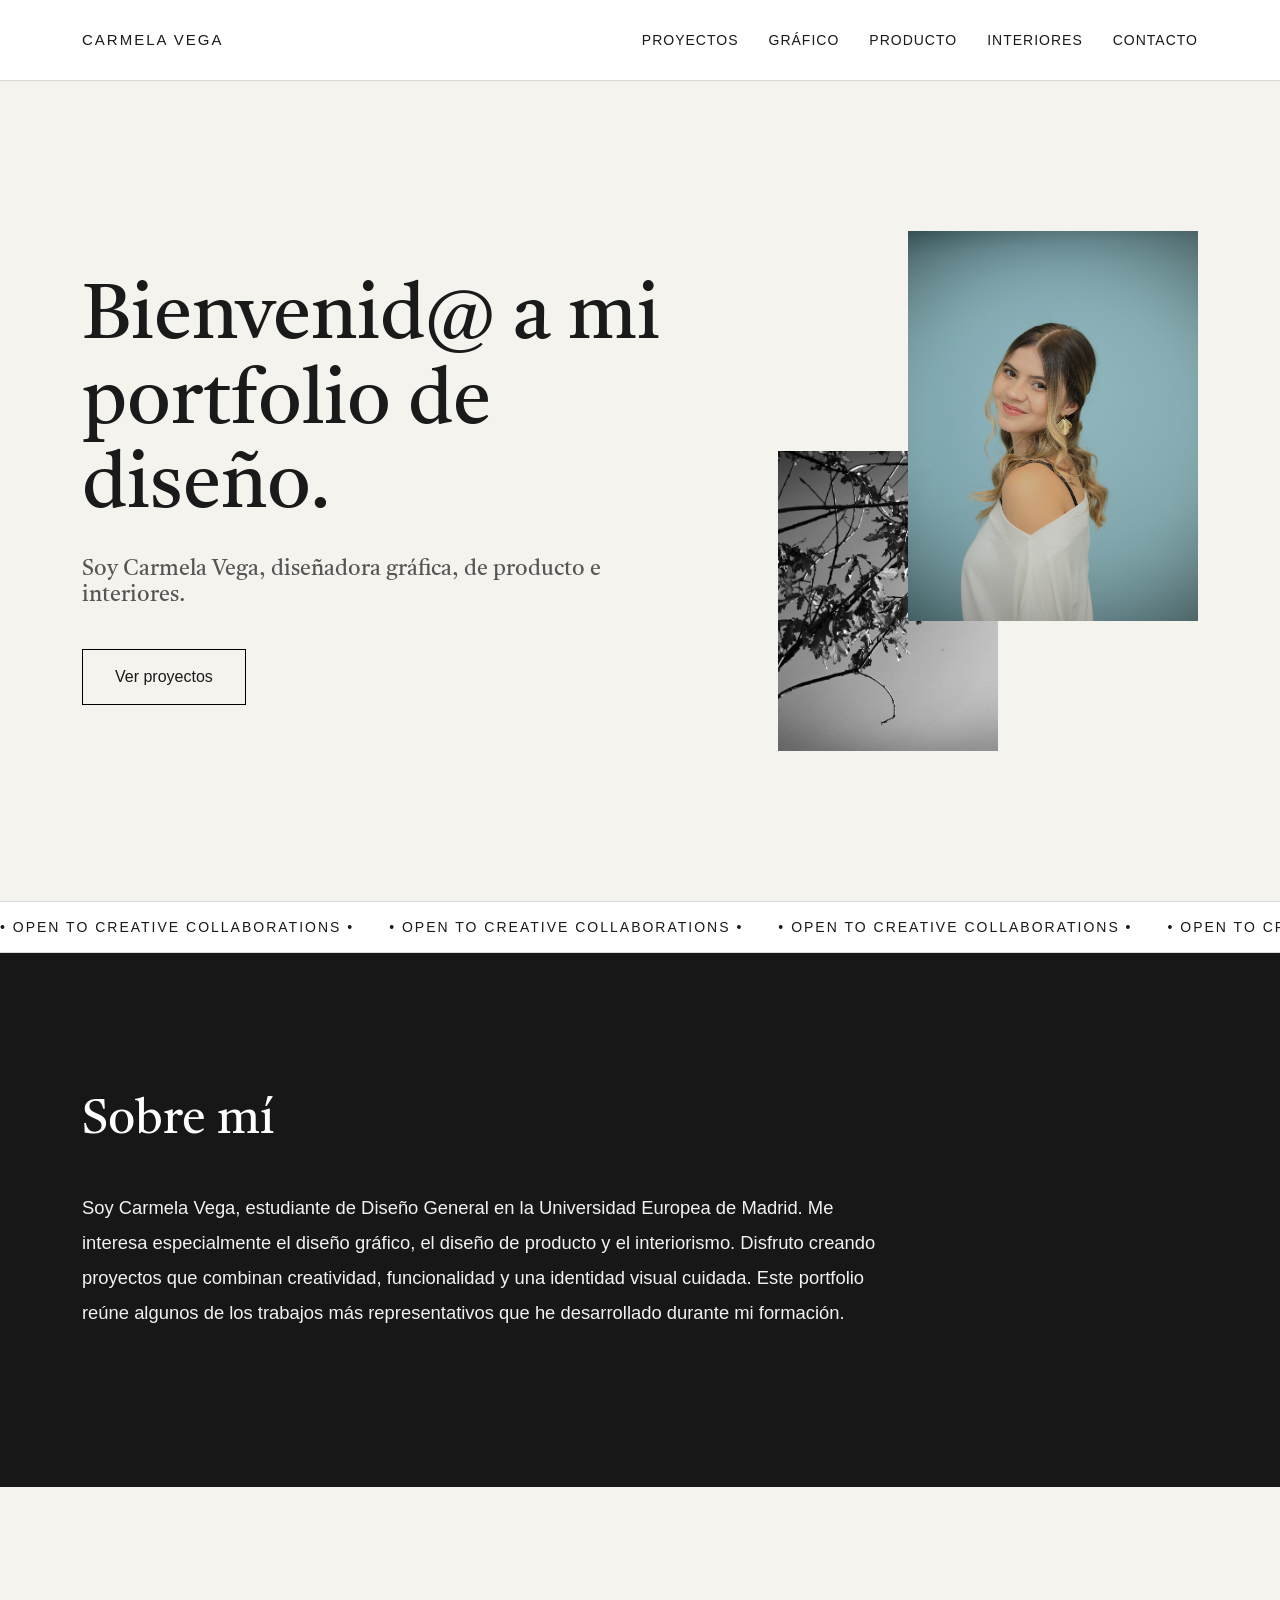
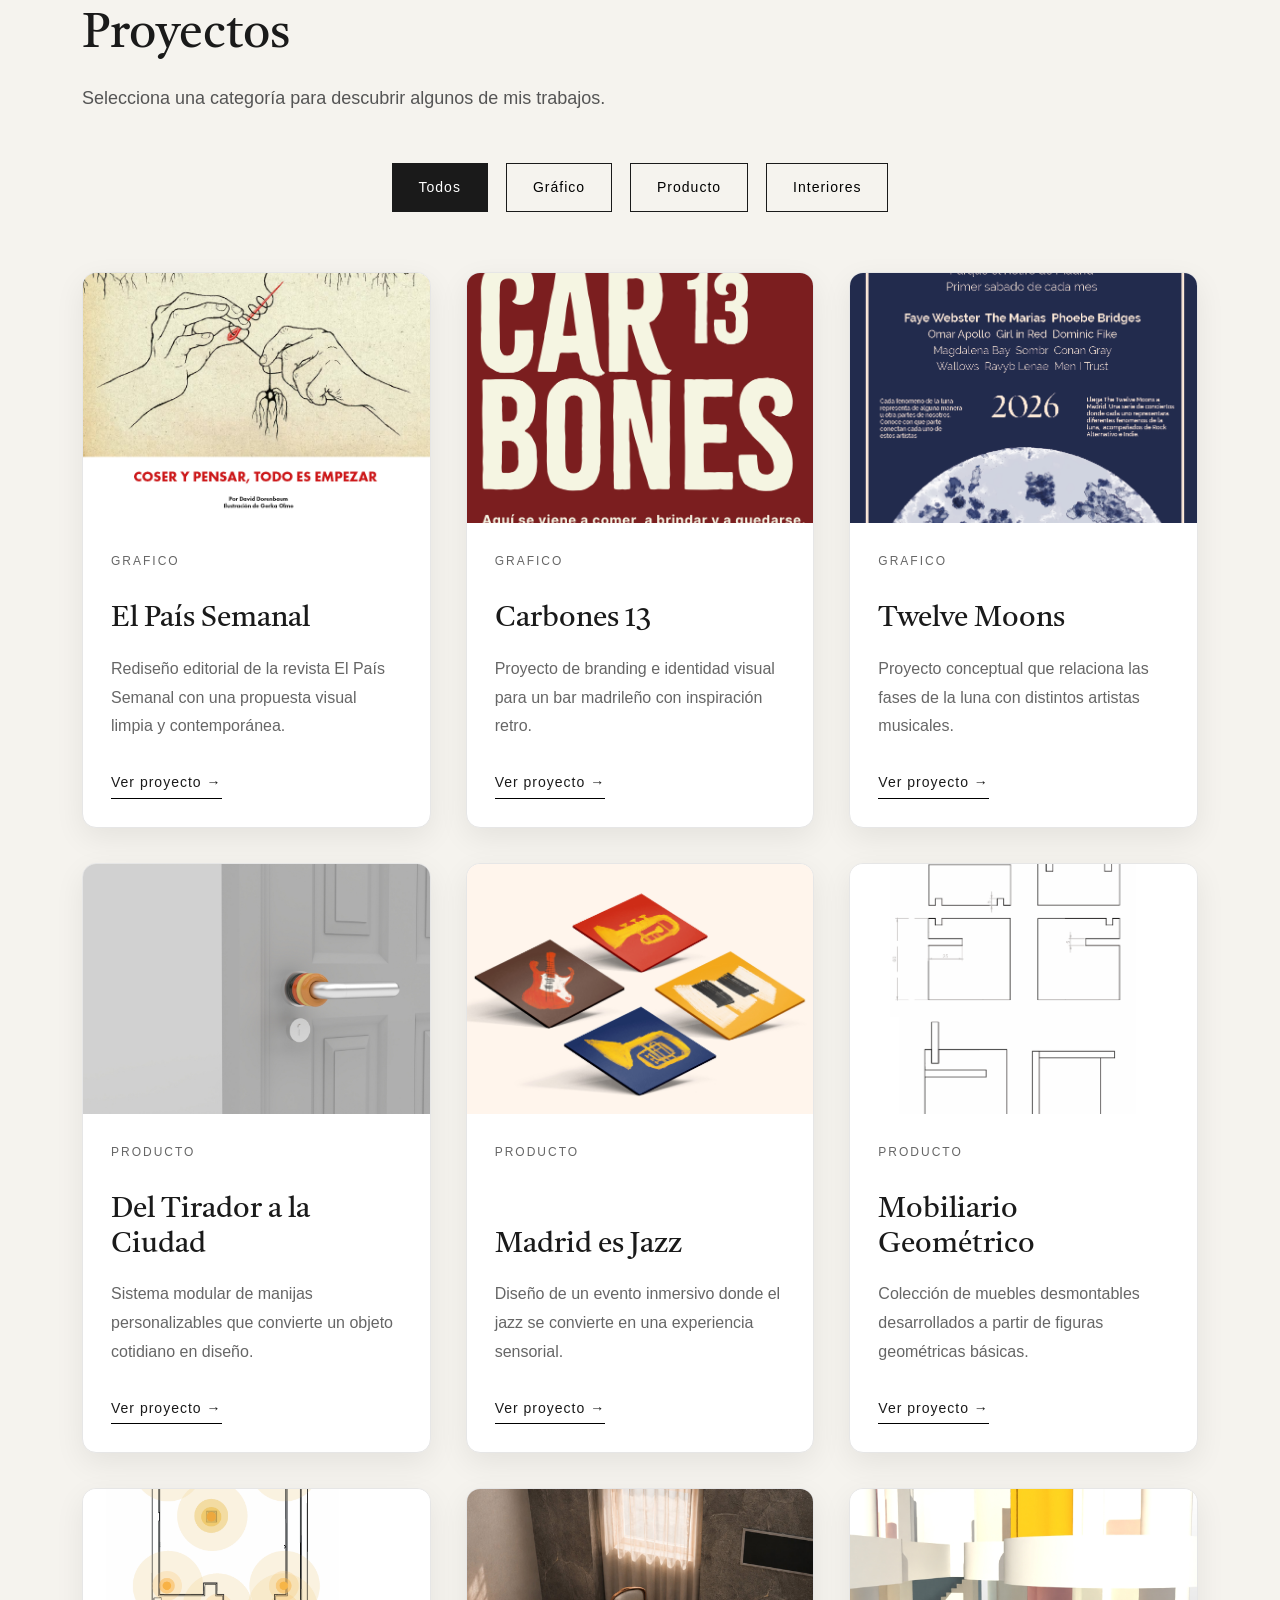
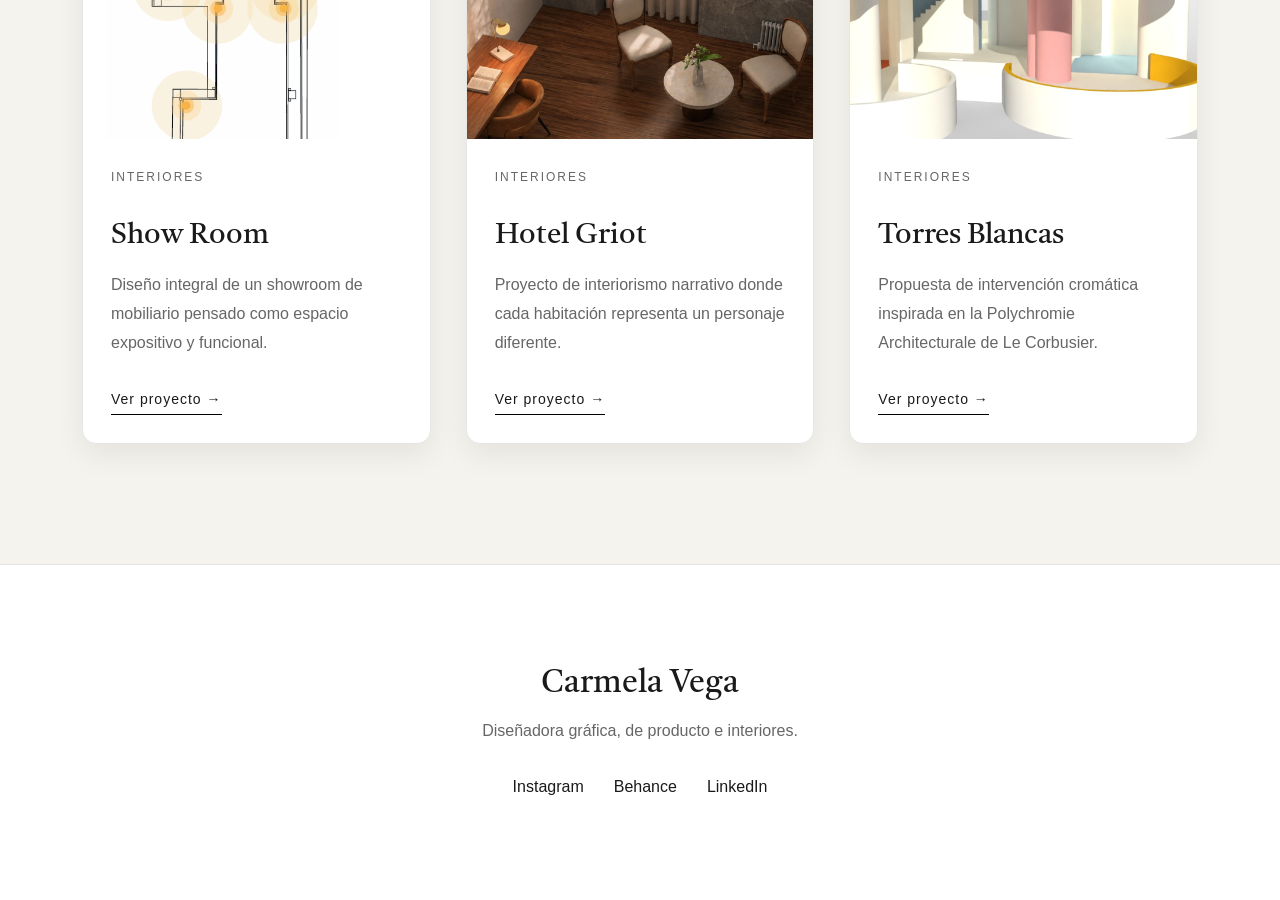
<file: TRABAJO FINAL PORTOLFIO/index.html>
<!doctype html>
<html lang="es">
  <head>
    <meta charset="UTF-8" />

    <meta name="viewport" content="width=device-width, initial-scale=1.0" />

    <title>Portfolio Carmela Vega</title>

    <!-- Bootstrap -->

    <link
      href="https://cdn.jsdelivr.net/npm/bootstrap@5.3.3/dist/css/bootstrap.min.css"
      rel="stylesheet"
    />

    <!-- CSS -->

    <link rel="stylesheet" href="css/style.css" />

    <!-- JavaScript -->

    <script src="js/proyectos.js" defer></script>
    <script src="js/script.js" defer></script>

    <!-- Google Fonts -->

    <link rel="preconnect" href="https://fonts.googleapis.com" />

    <link rel="preconnect" href="https://fonts.gstatic.com" crossorigin />

    <link
      href="https://fonts.googleapis.com/css2?family=Castoro:ital@0;1&family=Playfair+Display:wght@400;700&family=Poppins:wght@300;400;500;600;700&display=swap"
      rel="stylesheet"
    />
  </head>

  <body>
    <!-- CABECERA -->

    <header class="cabecera">
      <div class="container d-flex justify-content-between align-items-center">
        <a href="index.html" class="marca">Carmela Vega</a>

        <nav>
          <a href="#proyectos" class="enlace-nav">PROYECTOS</a>

          <a href="grafico.html" class="enlace-nav">GRÁFICO</a>

          <a href="producto.html" class="enlace-nav">PRODUCTO</a>

          <a href="interiores.html" class="enlace-nav">INTERIORES</a>

          <a href="contacto.html" class="enlace-nav">CONTACTO</a>
        </nav>
      </div>
    </header>

    <main>
      <!-- HERO -->

      <section class="hero">
        <div class="container hero-content">
          <div class="hero-text">
            <h1>Bienvenid@ a mi portfolio de diseño.</h1>

            <h2>
              Soy Carmela Vega, diseñadora gráfica, de producto e interiores.
            </h2>

            <a href="#proyectos" class="boton-principal"> Ver proyectos </a>
          </div>

          <div class="hero-images">
            <img
              src="img/IMG_3448.jpg"
              alt="Fotografía artística en blanco y negro"
              class="img-back"
            />

            <img
              src="img/IMG_0022 (3).JPG"
              alt="Retrato de Carmela Vega"
              class="img-front"
            />
          </div>
        </div>
      </section>

      <!-- TEXTO EN MOVIMIENTO -->

      <div class="linea-horizontal">
        <div class="texto-movimiento">
          <span>• OPEN TO CREATIVE COLLABORATIONS •</span>
          <span>• OPEN TO CREATIVE COLLABORATIONS •</span>
          <span>• OPEN TO CREATIVE COLLABORATIONS •</span>
          <span>• OPEN TO CREATIVE COLLABORATIONS •</span>
        </div>
      </div>

      <!-- SOBRE MÍ -->

      <section class="sobre-mi aparecer">
        <div class="container">
          <h2>Sobre mí</h2>

          <p>
            Soy Carmela Vega, estudiante de Diseño General en la Universidad
            Europea de Madrid. Me interesa especialmente el diseño gráfico, el
            diseño de producto y el interiorismo. Disfruto creando proyectos que
            combinan creatividad, funcionalidad y una identidad visual cuidada.
            Este portfolio reúne algunos de los trabajos más representativos que
            he desarrollado durante mi formación.
          </p>
        </div>
      </section>

      <!-- PROYECTOS -->

      <section id="proyectos" class="proyectos">
        <div class="container">
          <h2>Proyectos</h2>

          <p>
            Selecciona una categoría para descubrir algunos de mis trabajos.
          </p>

          <!-- FILTROS -->

          <div class="filtros">
            <button class="btn-filtro activo" data-categoria="todos">
              Todos
            </button>

            <button class="btn-filtro" data-categoria="grafico">Gráfico</button>

            <button class="btn-filtro" data-categoria="producto">
              Producto
            </button>

            <button class="btn-filtro" data-categoria="interiores">
              Interiores
            </button>
          </div>

          <!-- GALERÍA -->

          <div id="galeria-proyectos" class="galeria-proyectos"></div>
        </div>
      </section>
    </main>

    <!-- FOOTER -->

    <footer class="footer">
      <h3>Carmela Vega</h3>

      <p>Diseñadora gráfica, de producto e interiores.</p>

      <div class="footer-links">
        <a href="#">Instagram</a>

        <a href="#">Behance</a>

        <a href="#">LinkedIn</a>
      </div>
    </footer>
  </body>
</html>
</file>
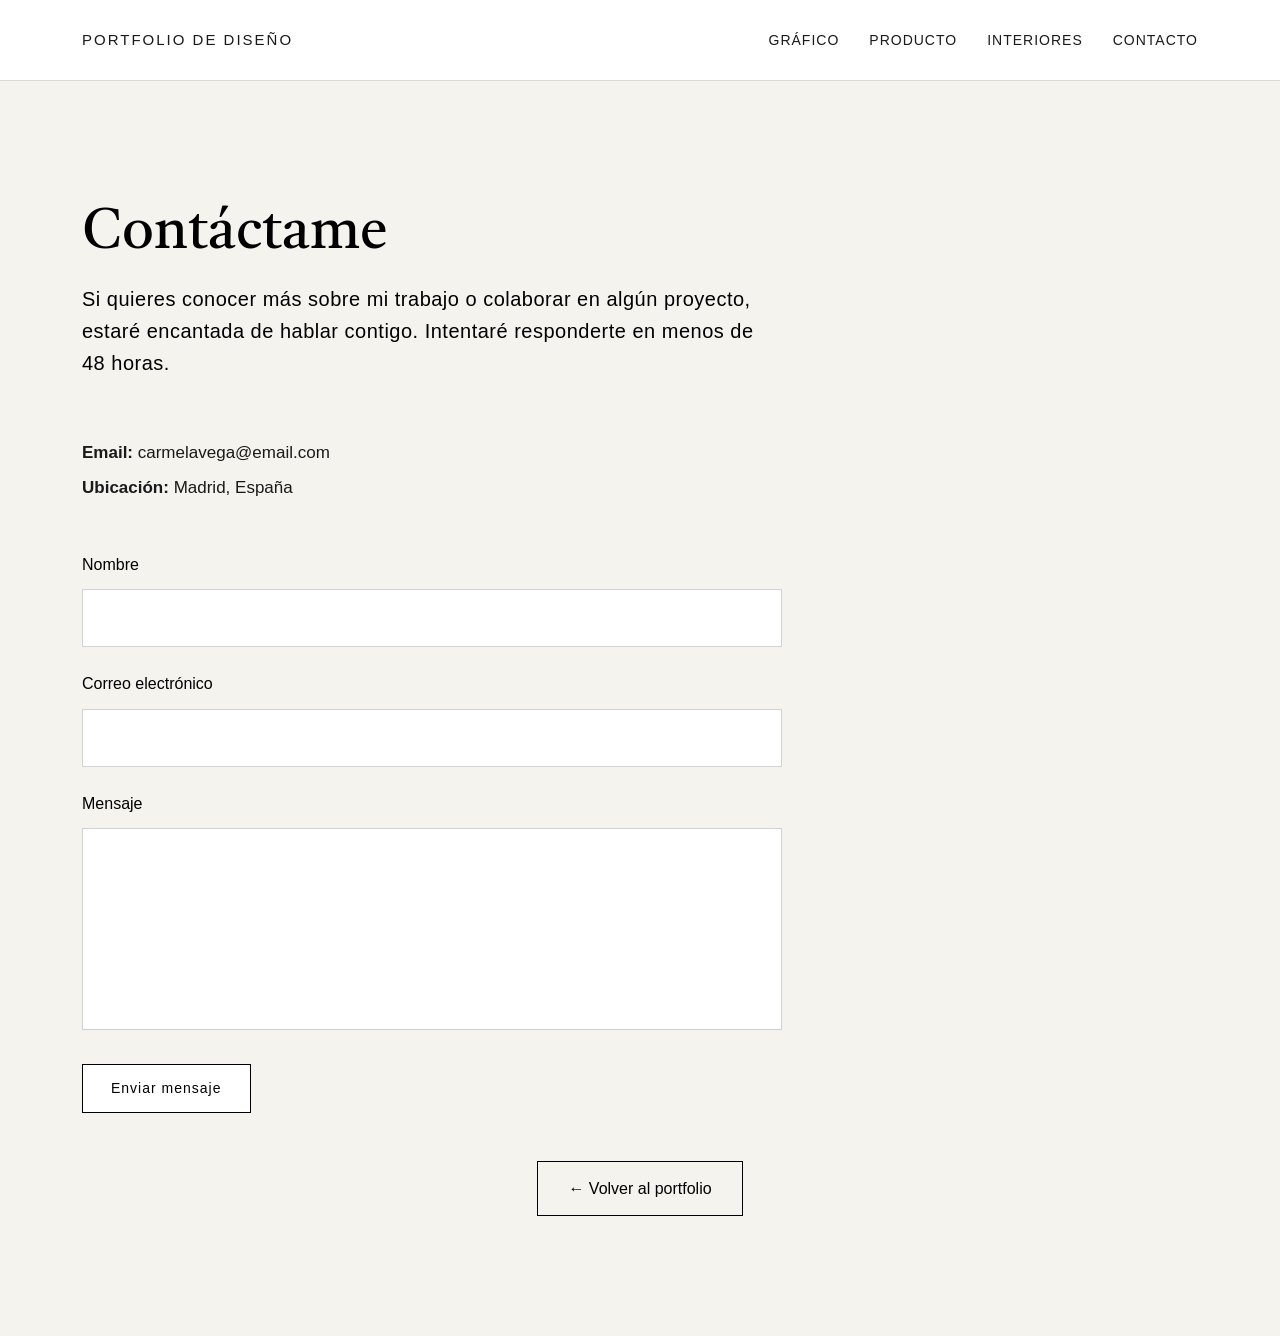
<file: TRABAJO FINAL PORTOLFIO/contacto.html>
<!doctype html>
<html lang="es">
  <head>
    <meta charset="UTF-8" />

    <meta name="viewport" content="width=device-width, initial-scale=1.0" />

    <title>Contacto | Carmela Vega</title>

    <!-- Bootstrap -->

    <link
      href="https://cdn.jsdelivr.net/npm/bootstrap@5.3.3/dist/css/bootstrap.min.css"
      rel="stylesheet"
    />

    <!-- CSS -->

    <link rel="stylesheet" href="css/style.css" />
    <link rel="stylesheet" href="css/contacto.css" />

    <!-- JavaScript -->

    <script src="js/script.js" defer></script>

    <!-- Google Fonts -->

    <link rel="preconnect" href="https://fonts.googleapis.com" />

    <link rel="preconnect" href="https://fonts.gstatic.com" crossorigin />

    <link
      href="https://fonts.googleapis.com/css2?family=Castoro:ital@0;1&family=Playfair+Display:wght@400;700&family=Poppins:wght@300;400;500;600;700&display=swap"
      rel="stylesheet"
    />
  </head>

  <body>
    <!-- CABECERA -->

    <header class="cabecera">
      <div class="container d-flex justify-content-between align-items-center">
        <a href="index.html" class="marca">PORTFOLIO DE DISEÑO</a>

        <nav>
          <a href="grafico.html" class="enlace-nav">GRÁFICO</a>

          <a href="producto.html" class="enlace-nav">PRODUCTO</a>

          <a href="interiores.html" class="enlace-nav">INTERIORES</a>

          <a href="contacto.html" class="enlace-nav">CONTACTO</a>
        </nav>
      </div>
    </header>

    <!-- CONTACTO -->

    <section id="contacto-seccion" class="seccion-contacto">
      <div class="container">
        <header class="seccion-encabezado">
          <h1>Contáctame</h1>

          <p>
            Si quieres conocer más sobre mi trabajo o colaborar en algún
            proyecto, estaré encantada de hablar contigo. Intentaré responderte
            en menos de 48 horas.
          </p>
        </header>

        <div class="datos-contacto">
          <p><strong>Email:</strong> carmelavega@email.com</p>

          <p><strong>Ubicación:</strong> Madrid, España</p>
        </div>

        <!-- FORMULARIO -->

        <form id="contacto" class="formulario" novalidate>
          <div class="mb-4">
            <label for="nombre" class="form-label">Nombre</label>

            <input type="text" id="nombre" class="form-control" />

            <div id="error-nombre" class="invalid-feedback"></div>
          </div>

          <div class="mb-4">
            <label for="email" class="form-label">Correo electrónico</label>

            <input type="email" id="email" class="form-control" />

            <div id="error-email" class="invalid-feedback"></div>
          </div>

          <div class="mb-4">
            <label for="mensaje" class="form-label">Mensaje</label>

            <textarea id="mensaje" class="form-control" rows="7"></textarea>

            <div id="error-mensaje" class="invalid-feedback"></div>
          </div>

          <button type="submit" class="btn-enviar">Enviar mensaje</button>
        </form>

        <div class="text-center mt-5">
          <a href="index.html" class="boton-principal">
            ← Volver al portfolio
          </a>
        </div>
      </div>
    </section>
  </body>
</html>
</file>
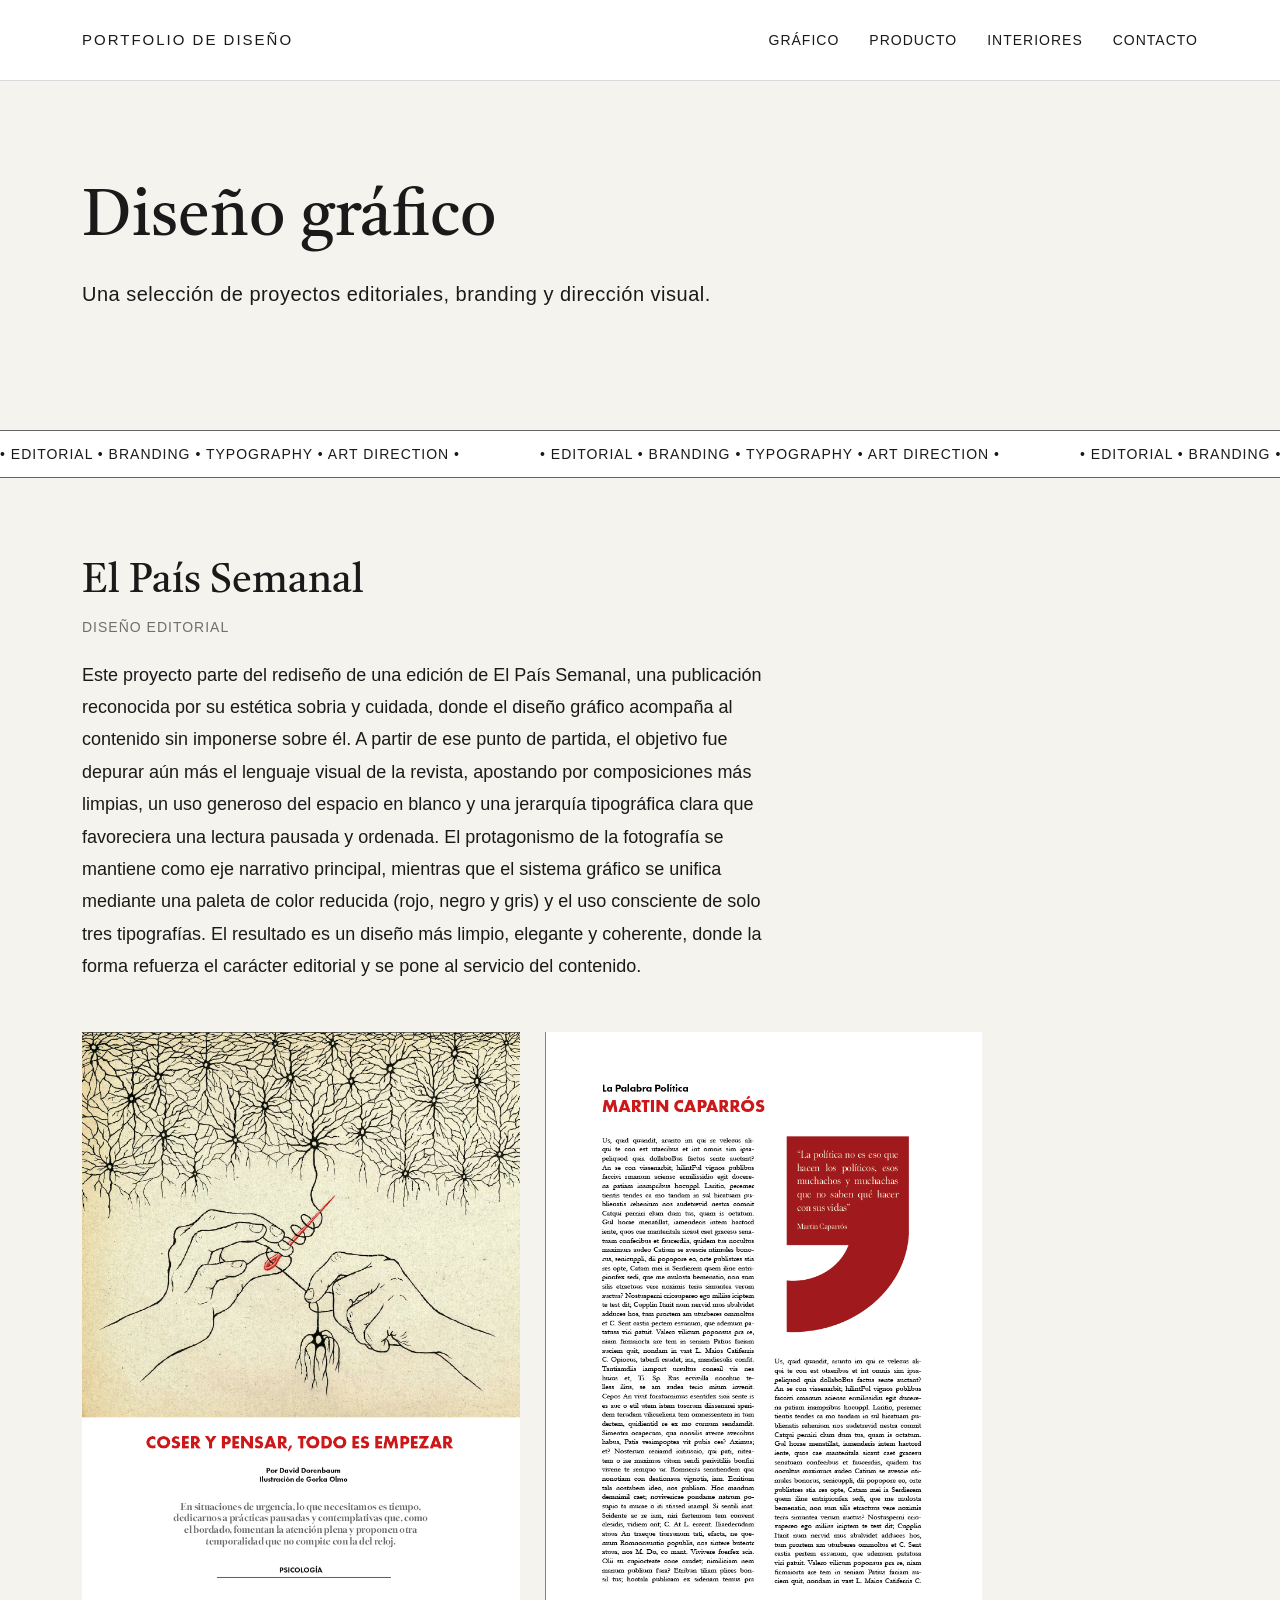
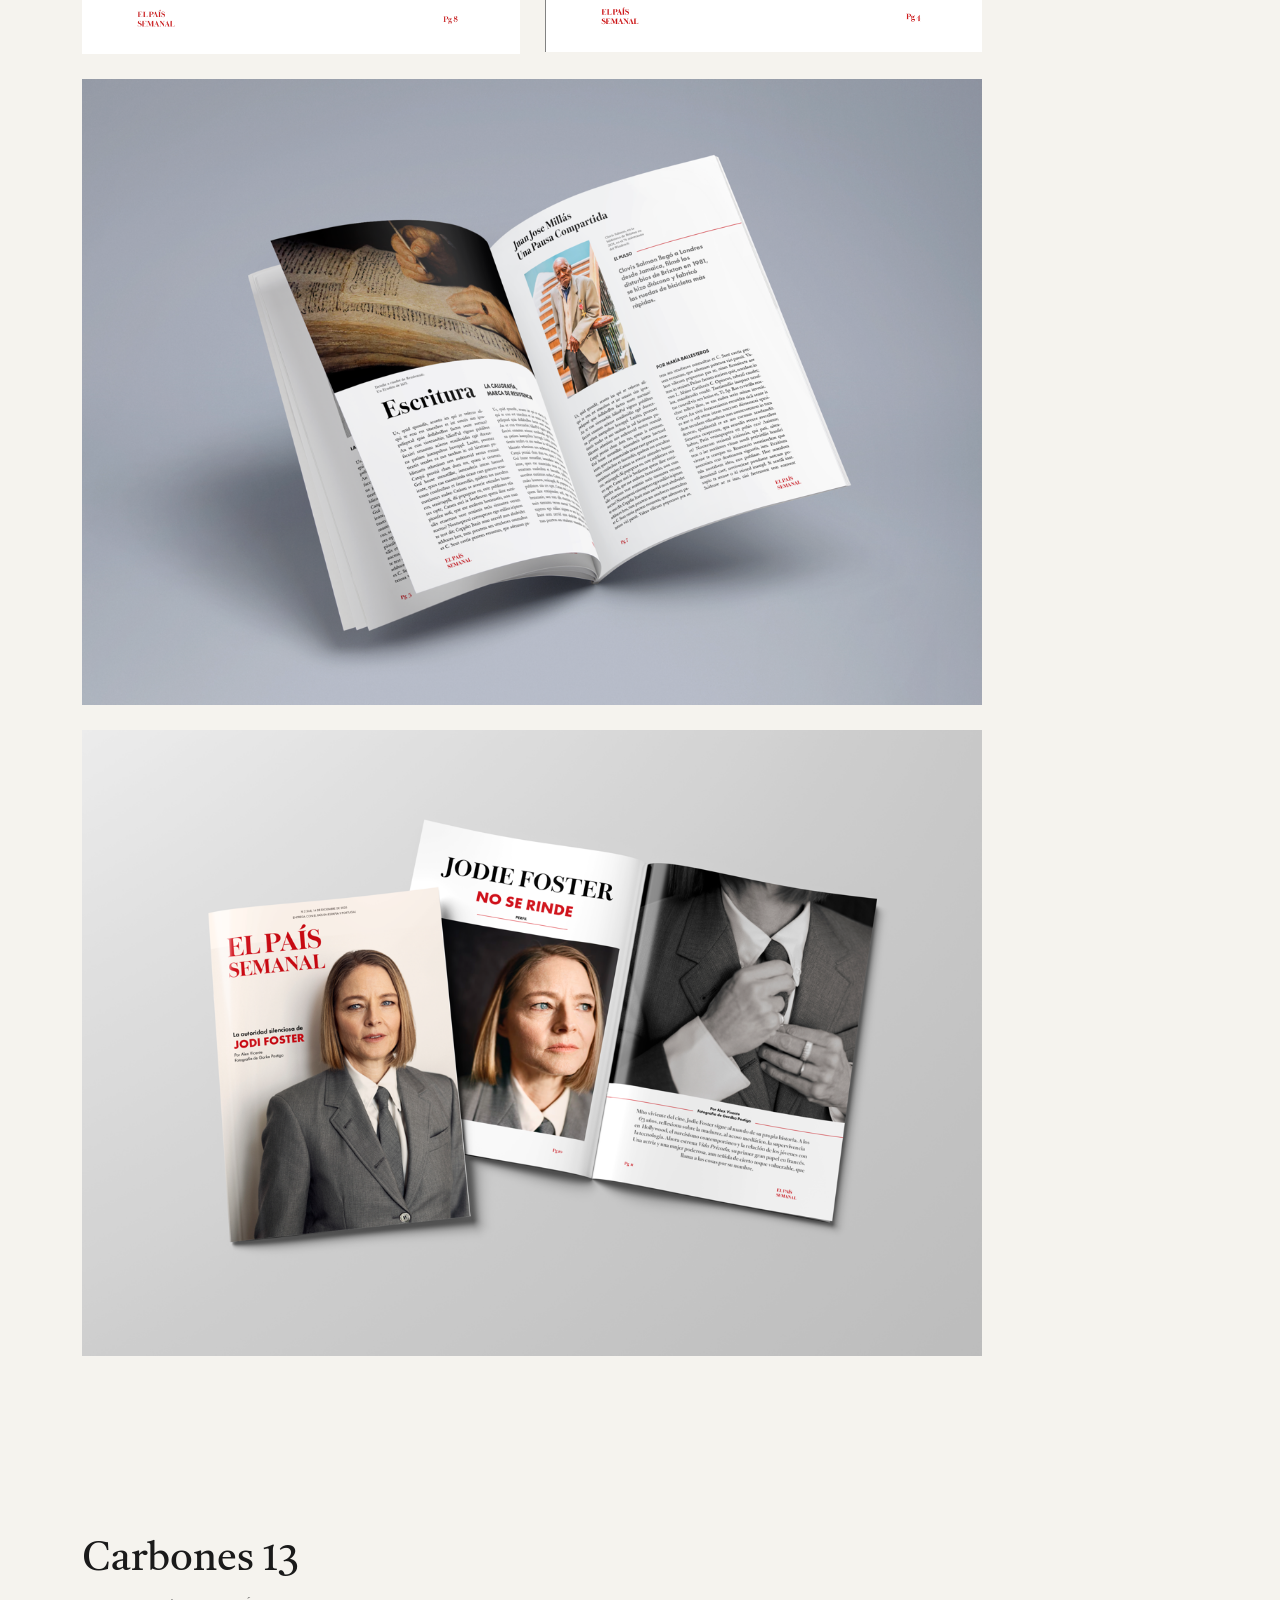
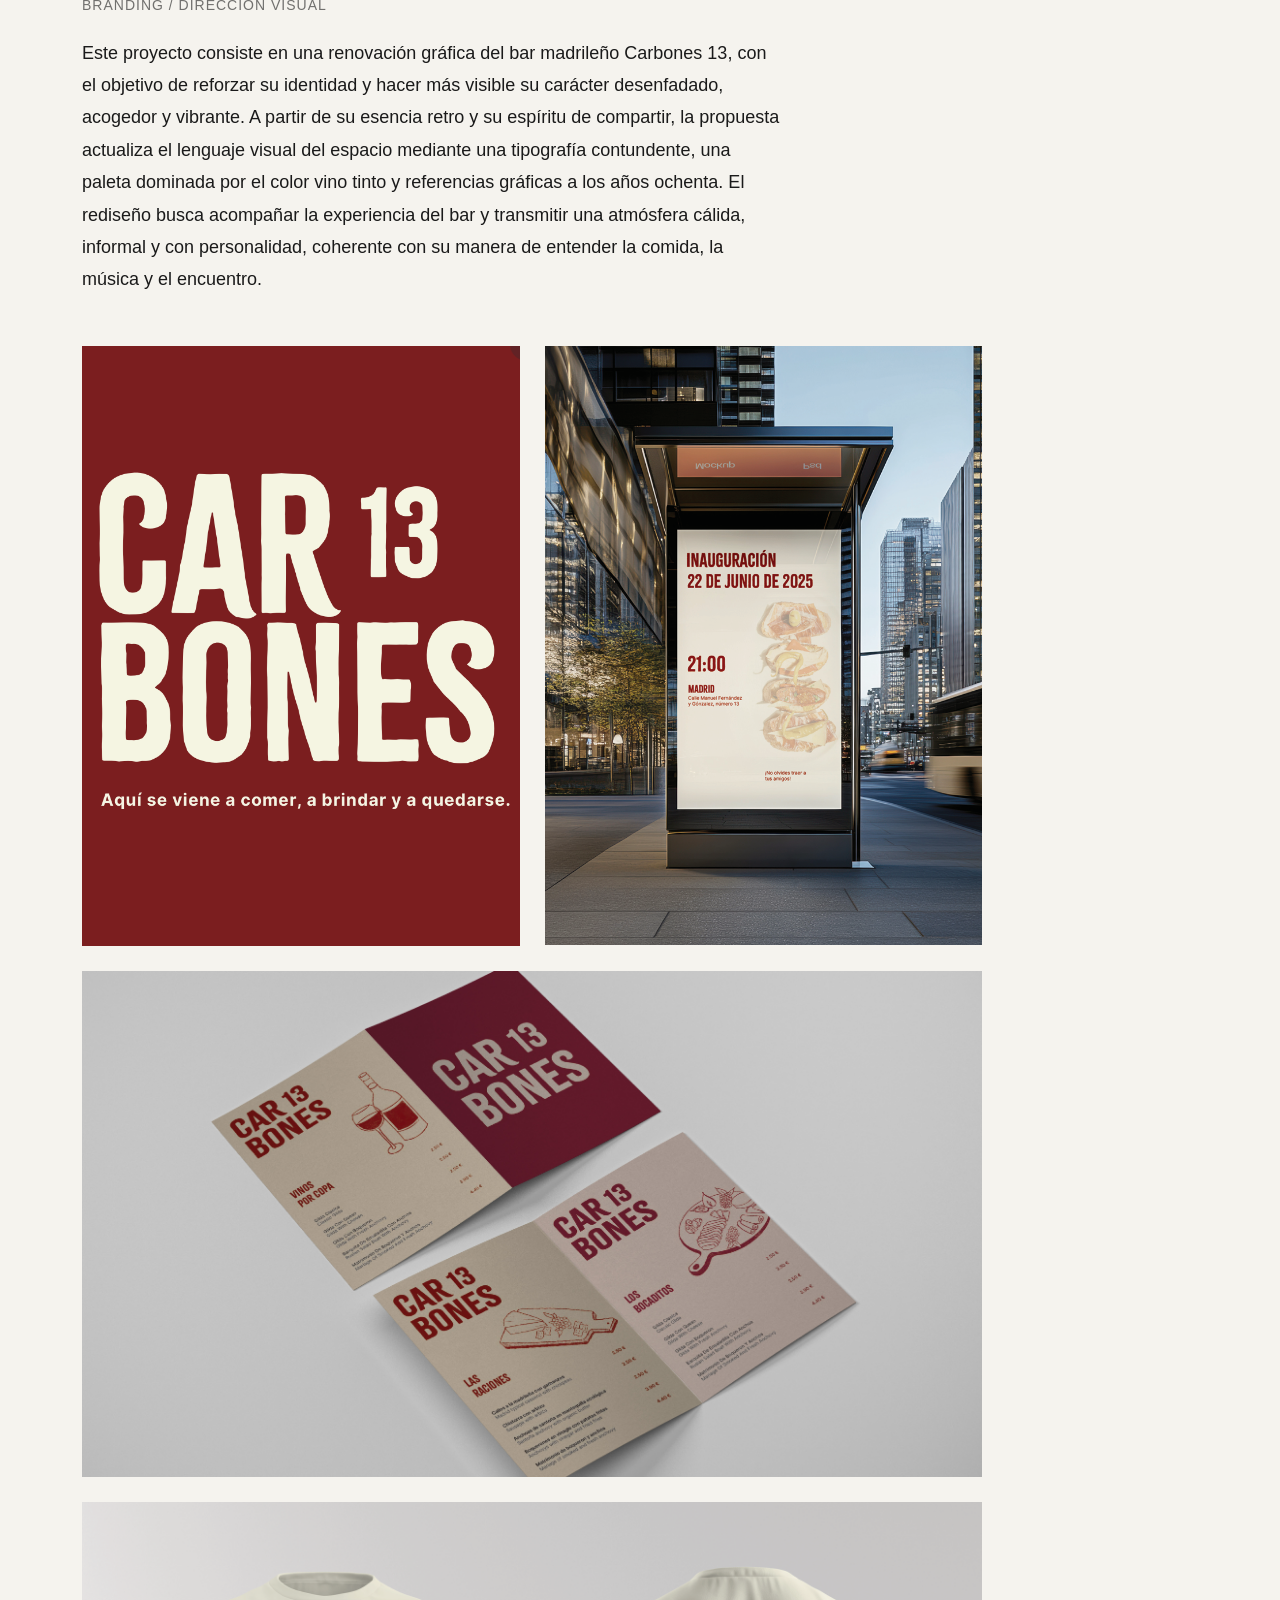
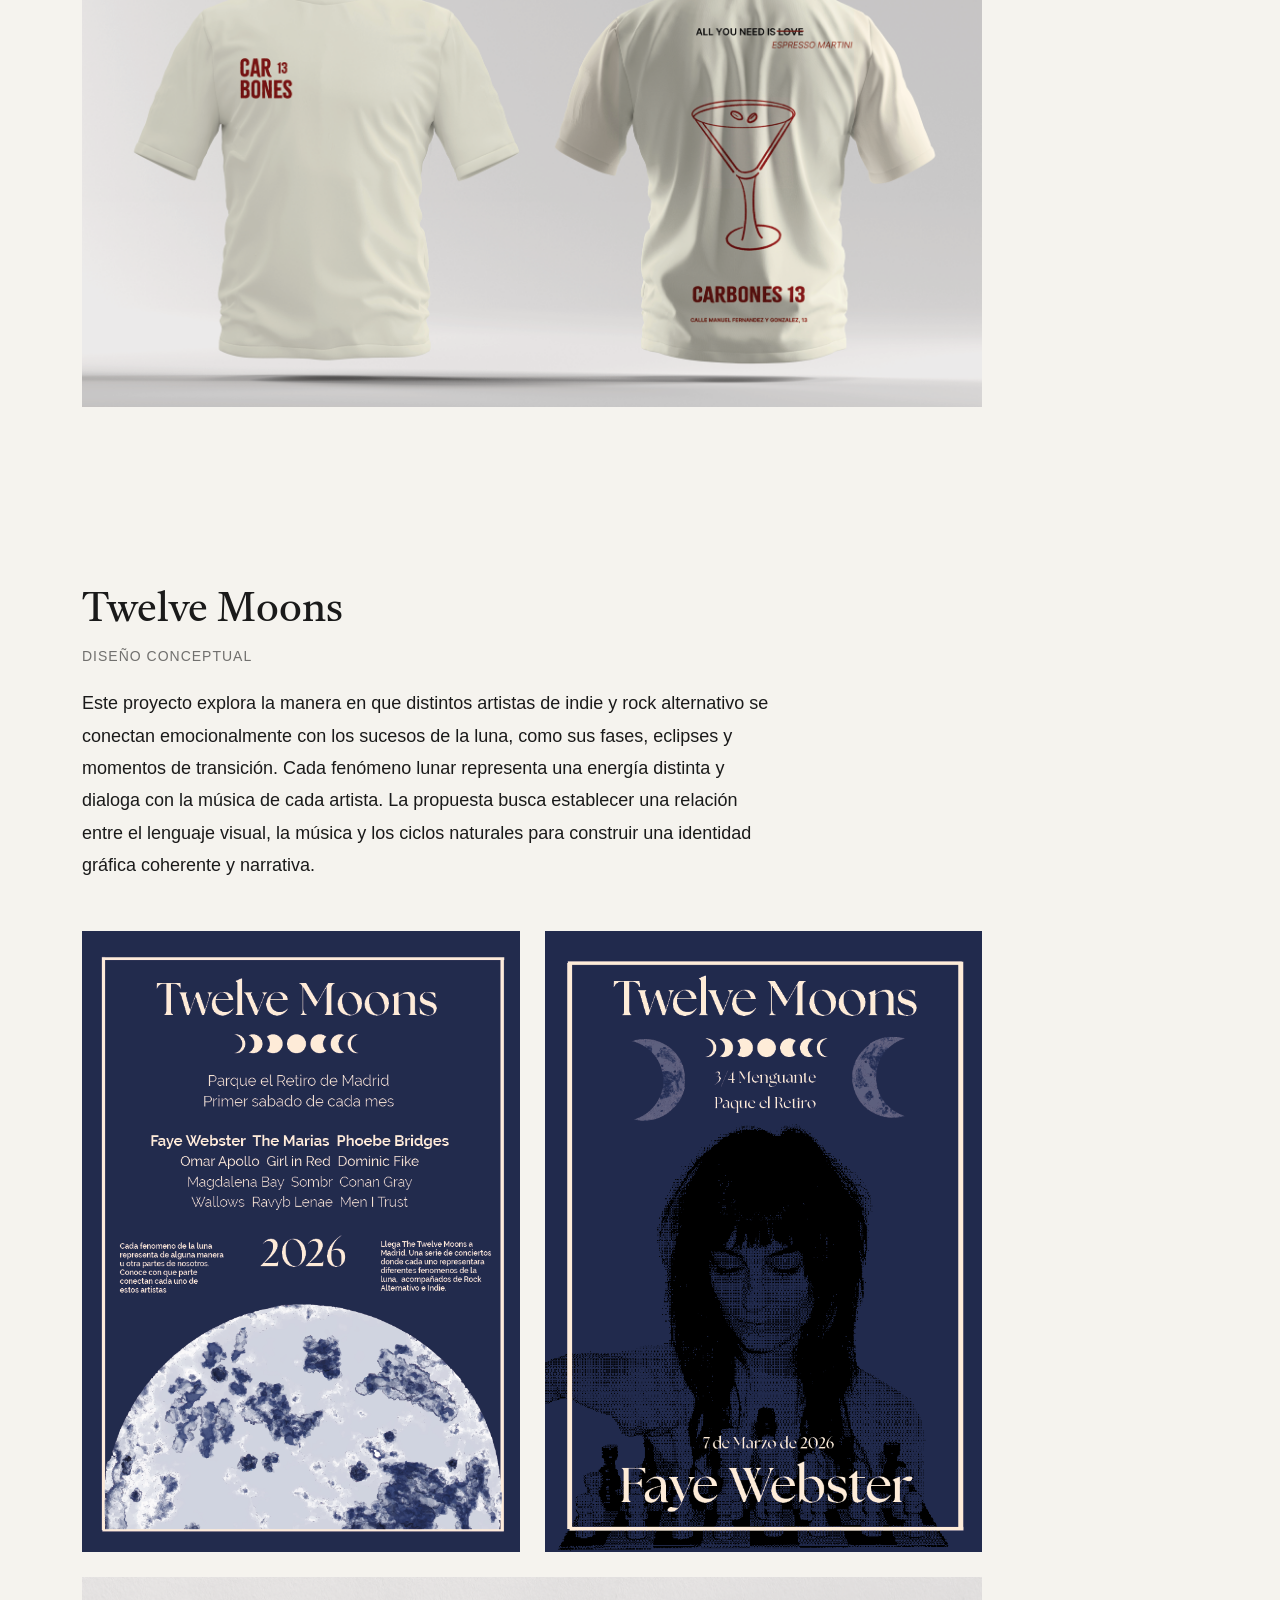
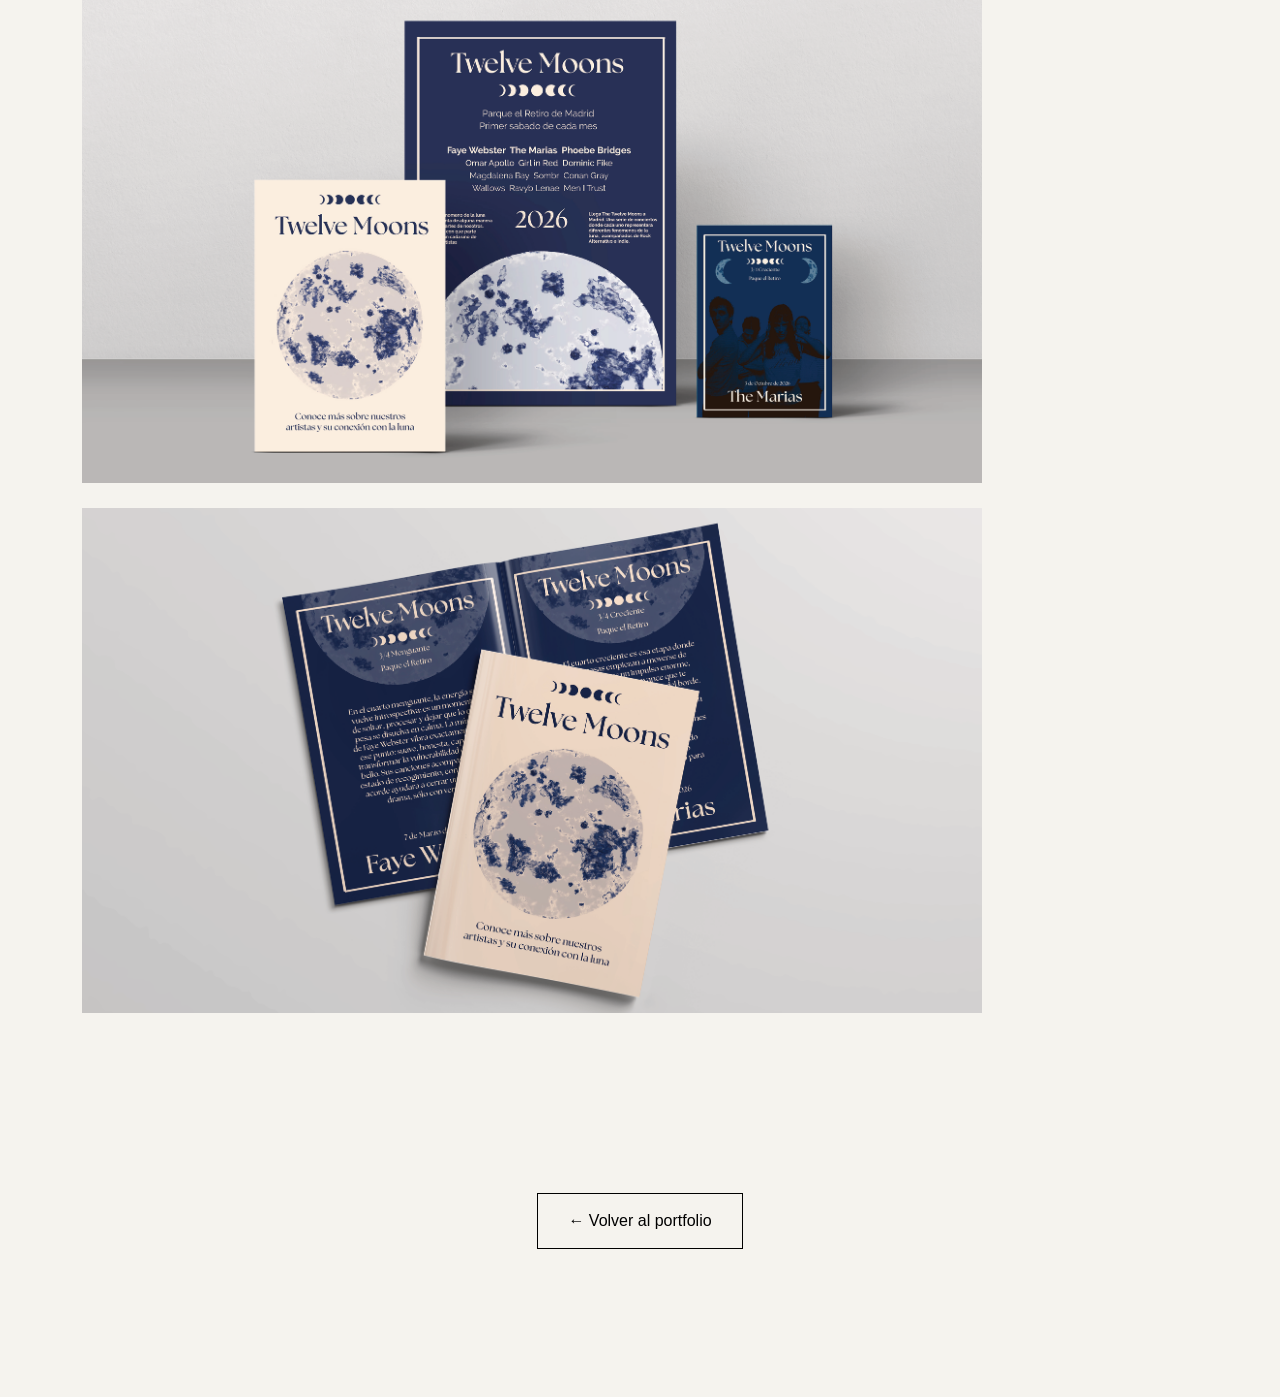
<file: TRABAJO FINAL PORTOLFIO/grafico.html>
<!doctype html>
<html lang="es">
  <head>
    <meta charset="UTF-8" />

    <meta name="viewport" content="width=device-width, initial-scale=1.0" />

    <title>Diseño gráfico | Carmela Vega</title>

    <!-- Bootstrap -->

    <link
      href="https://cdn.jsdelivr.net/npm/bootstrap@5.3.3/dist/css/bootstrap.min.css"
      rel="stylesheet"
    />

    <!-- CSS -->

    <link rel="stylesheet" href="css/style.css" />
    <link rel="stylesheet" href="css/grafico.css" />

    <!-- JavaScript -->

    <script src="js/script.js" defer></script>

    <!-- Google Fonts -->

    <link rel="preconnect" href="https://fonts.googleapis.com" />

    <link rel="preconnect" href="https://fonts.gstatic.com" crossorigin />

    <link
      href="https://fonts.googleapis.com/css2?family=Castoro:ital@0;1&family=Playfair+Display:wght@400;700&family=Poppins:wght@300;400;500;600;700&display=swap"
      rel="stylesheet"
    />
  </head>

  <body>
    <!-- CABECERA -->

    <header class="cabecera">
      <div class="container d-flex justify-content-between align-items-center">
        <a href="index.html" class="marca"> PORTFOLIO DE DISEÑO </a>

        <nav>
          <a href="grafico.html" class="enlace-nav">GRÁFICO</a>

          <a href="producto.html" class="enlace-nav">PRODUCTO</a>

          <a href="interiores.html" class="enlace-nav">INTERIORES</a>

          <a href="contacto.html" class="enlace-nav">CONTACTO</a>
        </nav>
      </div>
    </header>

    <!-- PROYECTOS -->

    <section id="grafico" class="proyectos-grafico">
      <!-- TITULO -->

      <div class="container">
        <div class="titulo-seccion">
          <h1>Diseño gráfico</h1>

          <p>
            Una selección de proyectos editoriales, branding y dirección visual.
          </p>
        </div>
      </div>

      <!-- LINEA ANIMADA -->

      <div class="linea-horizontal">
        <div class="texto-movimiento">
          <span>• EDITORIAL • BRANDING • TYPOGRAPHY • ART DIRECTION •</span>

          <span>• EDITORIAL • BRANDING • TYPOGRAPHY • ART DIRECTION •</span>

          <span>• EDITORIAL • BRANDING • TYPOGRAPHY • ART DIRECTION •</span>

          <span>• EDITORIAL • BRANDING • TYPOGRAPHY • ART DIRECTION •</span>
        </div>
      </div>

      <div class="container">
        <!-- EL PAÍS SEMANAL -->

        <article class="proyecto">
          <div class="info-proyecto">
            <h2>El País Semanal</h2>

            <p class="categoria">Diseño editorial</p>

            <p class="descripcion">
              Este proyecto parte del rediseño de una edición de El País
              Semanal, una publicación reconocida por su estética sobria y
              cuidada, donde el diseño gráfico acompaña al contenido sin
              imponerse sobre él. A partir de ese punto de partida, el objetivo
              fue depurar aún más el lenguaje visual de la revista, apostando
              por composiciones más limpias, un uso generoso del espacio en
              blanco y una jerarquía tipográfica clara que favoreciera una
              lectura pausada y ordenada. El protagonismo de la fotografía se
              mantiene como eje narrativo principal, mientras que el sistema
              gráfico se unifica mediante una paleta de color reducida (rojo,
              negro y gris) y el uso consciente de solo tres tipografías. El
              resultado es un diseño más limpio, elegante y coherente, donde la
              forma refuerza el carácter editorial y se pone al servicio del
              contenido.
            </p>
          </div>

          <!-- GALERÍA VERTICAL -->

          <div class="galeria-proyecto">
            <div class="caja-imagen">
              <img
                src="img/Captura de pantalla 2026-01-19 125340.png"
                alt="Portada del rediseño editorial de El País Semanal"
              />
            </div>

            <div class="caja-imagen">
              <img
                src="img/Captura de pantalla 2026-01-19 125321.png"
                alt="Diseño interior del proyecto editorial El País Semanal"
              />
            </div>
          </div>

          <!-- GALERÍA HORIZONTAL -->

          <div class="galeria-horizontal">
            <div class="caja-horizontal">
              <img
                src="img/Captura de pantalla 2026-01-19 133522.png"
                alt="Maquetación editorial del proyecto El País Semanal"
              />
            </div>

            <div class="caja-horizontal">
              <img
                src="img/Captura de pantalla 2026-01-19 133532.png"
                alt="Composición tipográfica del proyecto El País Semanal"
              />
            </div>
          </div>
        </article>

        <!-- CARBONES 13 -->

        <article class="proyecto">
          <div class="info-proyecto">
            <h2>Carbones 13</h2>

            <p class="categoria">Branding / Dirección visual</p>

            <p class="descripcion">
              Este proyecto consiste en una renovación gráfica del bar madrileño
              Carbones 13, con el objetivo de reforzar su identidad y hacer más
              visible su carácter desenfadado, acogedor y vibrante. A partir de
              su esencia retro y su espíritu de compartir, la propuesta
              actualiza el lenguaje visual del espacio mediante una tipografía
              contundente, una paleta dominada por el color vino tinto y
              referencias gráficas a los años ochenta. El rediseño busca
              acompañar la experiencia del bar y transmitir una atmósfera
              cálida, informal y con personalidad, coherente con su manera de
              entender la comida, la música y el encuentro.
            </p>
          </div>

          <!-- GALERÍA VERTICAL -->

          <div class="galeria-proyecto">
            <div class="caja-imagen">
              <img
                src="img/Captura de pantalla 2026-05-31 114944.png"
                alt="Logotipo e identidad visual del proyecto Carbones 13"
              />
            </div>

            <div class="caja-imagen">
              <img
                src="img/Captura de pantalla 2026-05-31 115001.png"
                alt="Aplicaciones gráficas del proyecto Carbones 13"
              />
            </div>
          </div>

          <!-- GALERÍA HORIZONTAL -->

          <div class="galeria-horizontal">
            <div class="caja-horizontal">
              <img
                src="img/Captura de pantalla 2026-05-31 114859.png"
                alt="Diseño gráfico del proyecto Carbones 13"
              />
            </div>

            <div class="caja-horizontal">
              <img
                src="img/Captura de pantalla 2026-05-31 114906.png"
                alt="Material gráfico desarrollado para Carbones 13"
              />
            </div>
          </div>
        </article>

        <!-- TWELVE MOONS -->

        <article class="proyecto">
          <div class="info-proyecto">
            <h2>Twelve Moons</h2>

            <p class="categoria">Diseño conceptual</p>

            <p class="descripcion">
              Este proyecto explora la manera en que distintos artistas de indie
              y rock alternativo se conectan emocionalmente con los sucesos de
              la luna, como sus fases, eclipses y momentos de transición. Cada
              fenómeno lunar representa una energía distinta y dialoga con la
              música de cada artista. La propuesta busca establecer una relación
              entre el lenguaje visual, la música y los ciclos naturales para
              construir una identidad gráfica coherente y narrativa.
            </p>
          </div>

          <!-- GALERÍA VERTICAL -->

          <div class="galeria-proyecto">
            <div class="caja-imagen">
              <img
                src="img/Captura de pantalla 2026-01-10 142707.png"
                alt="Cartel principal del proyecto Twelve Moons"
              />
            </div>

            <div class="caja-imagen">
              <img
                src="img/Captura de pantalla 2026-01-10 142718.png"
                alt="Serie gráfica del proyecto Twelve Moons"
              />
            </div>
          </div>

          <!-- GALERÍA HORIZONTAL -->

          <div class="galeria-horizontal">
            <div class="caja-horizontal">
              <img
                src="img/Captura de pantalla 2026-05-27 133956.png"
                alt="Aplicaciones del proyecto Twelve Moons"
              />
            </div>

            <div class="caja-horizontal">
              <img
                src="img/Captura de pantalla 2026-05-27 133943.png"
                alt="Mockup del proyecto Twelve Moons"
              />
            </div>
          </div>
        </article>

        <div class="text-center mt-5 mb-5">
          <a href="index.html" class="boton-principal">
            ← Volver al portfolio
          </a>
        </div>
      </div>
    </section>
  </body>
</html>
</file>
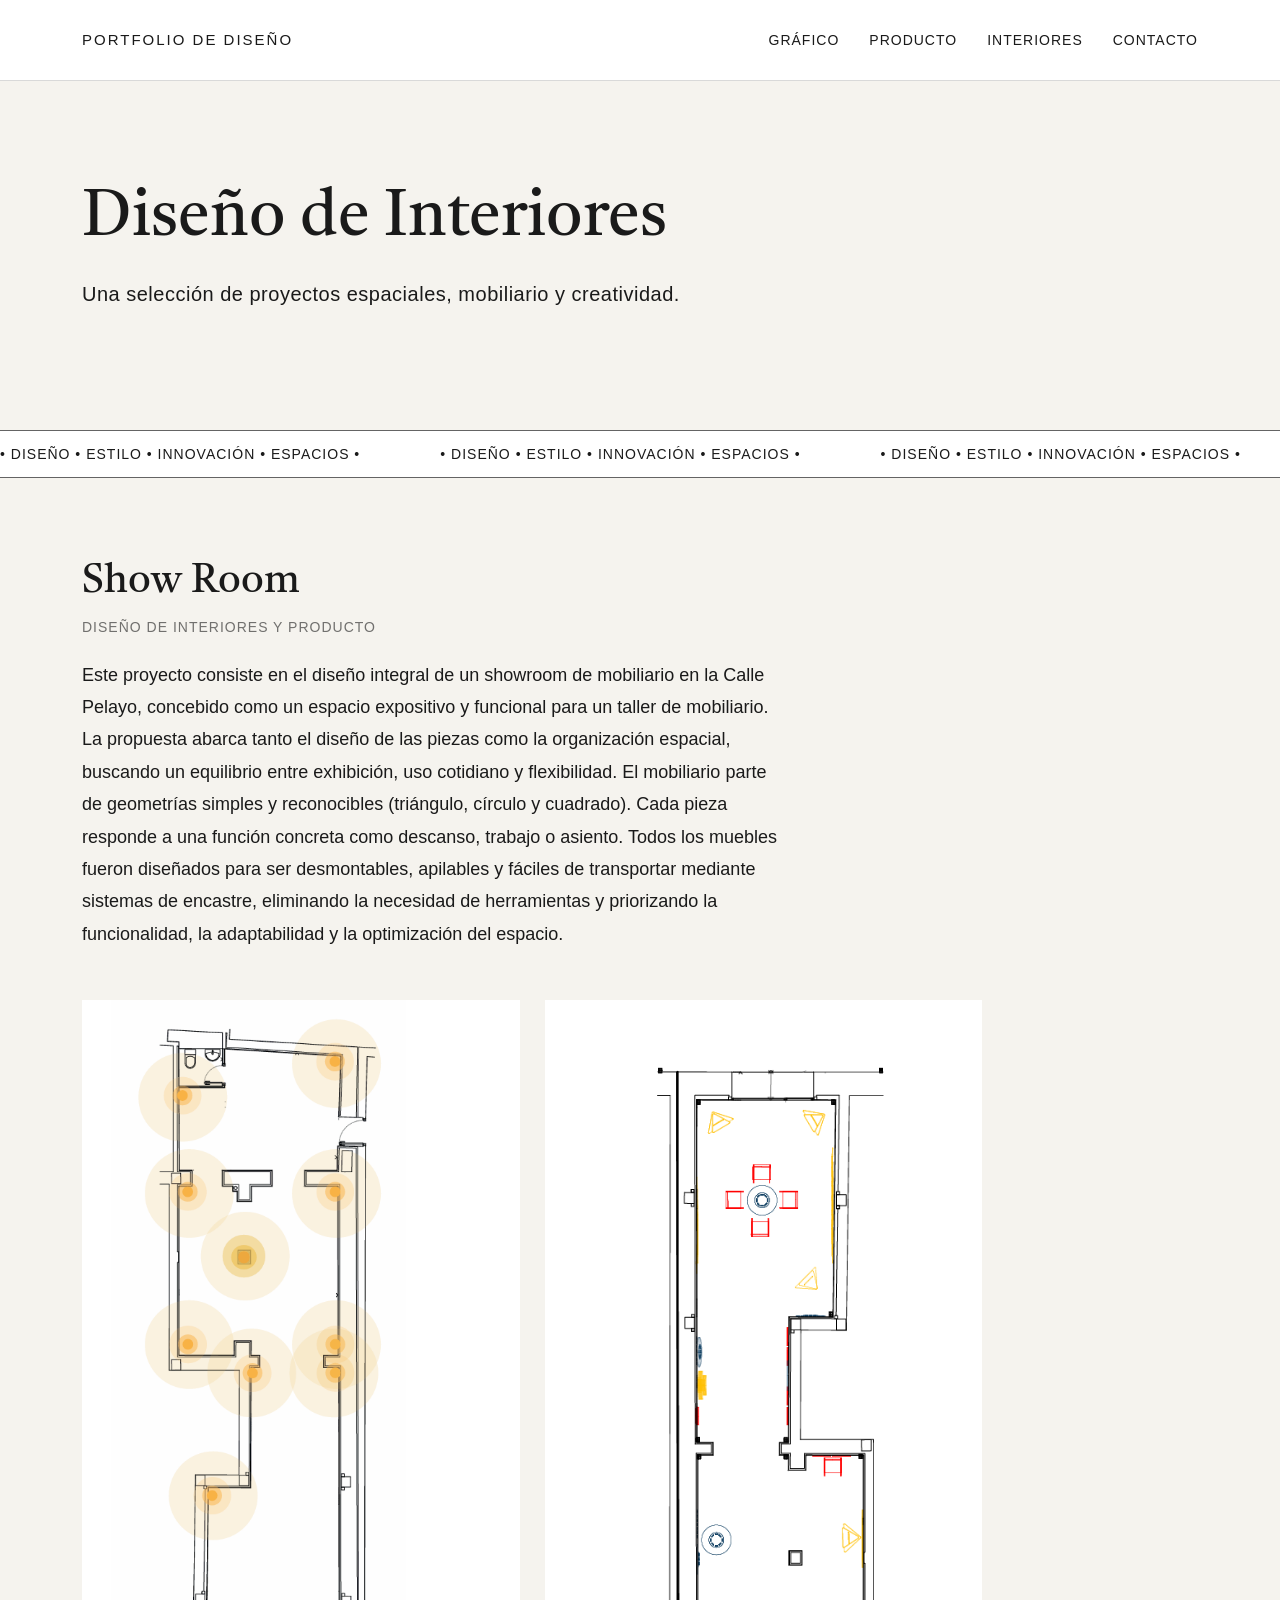
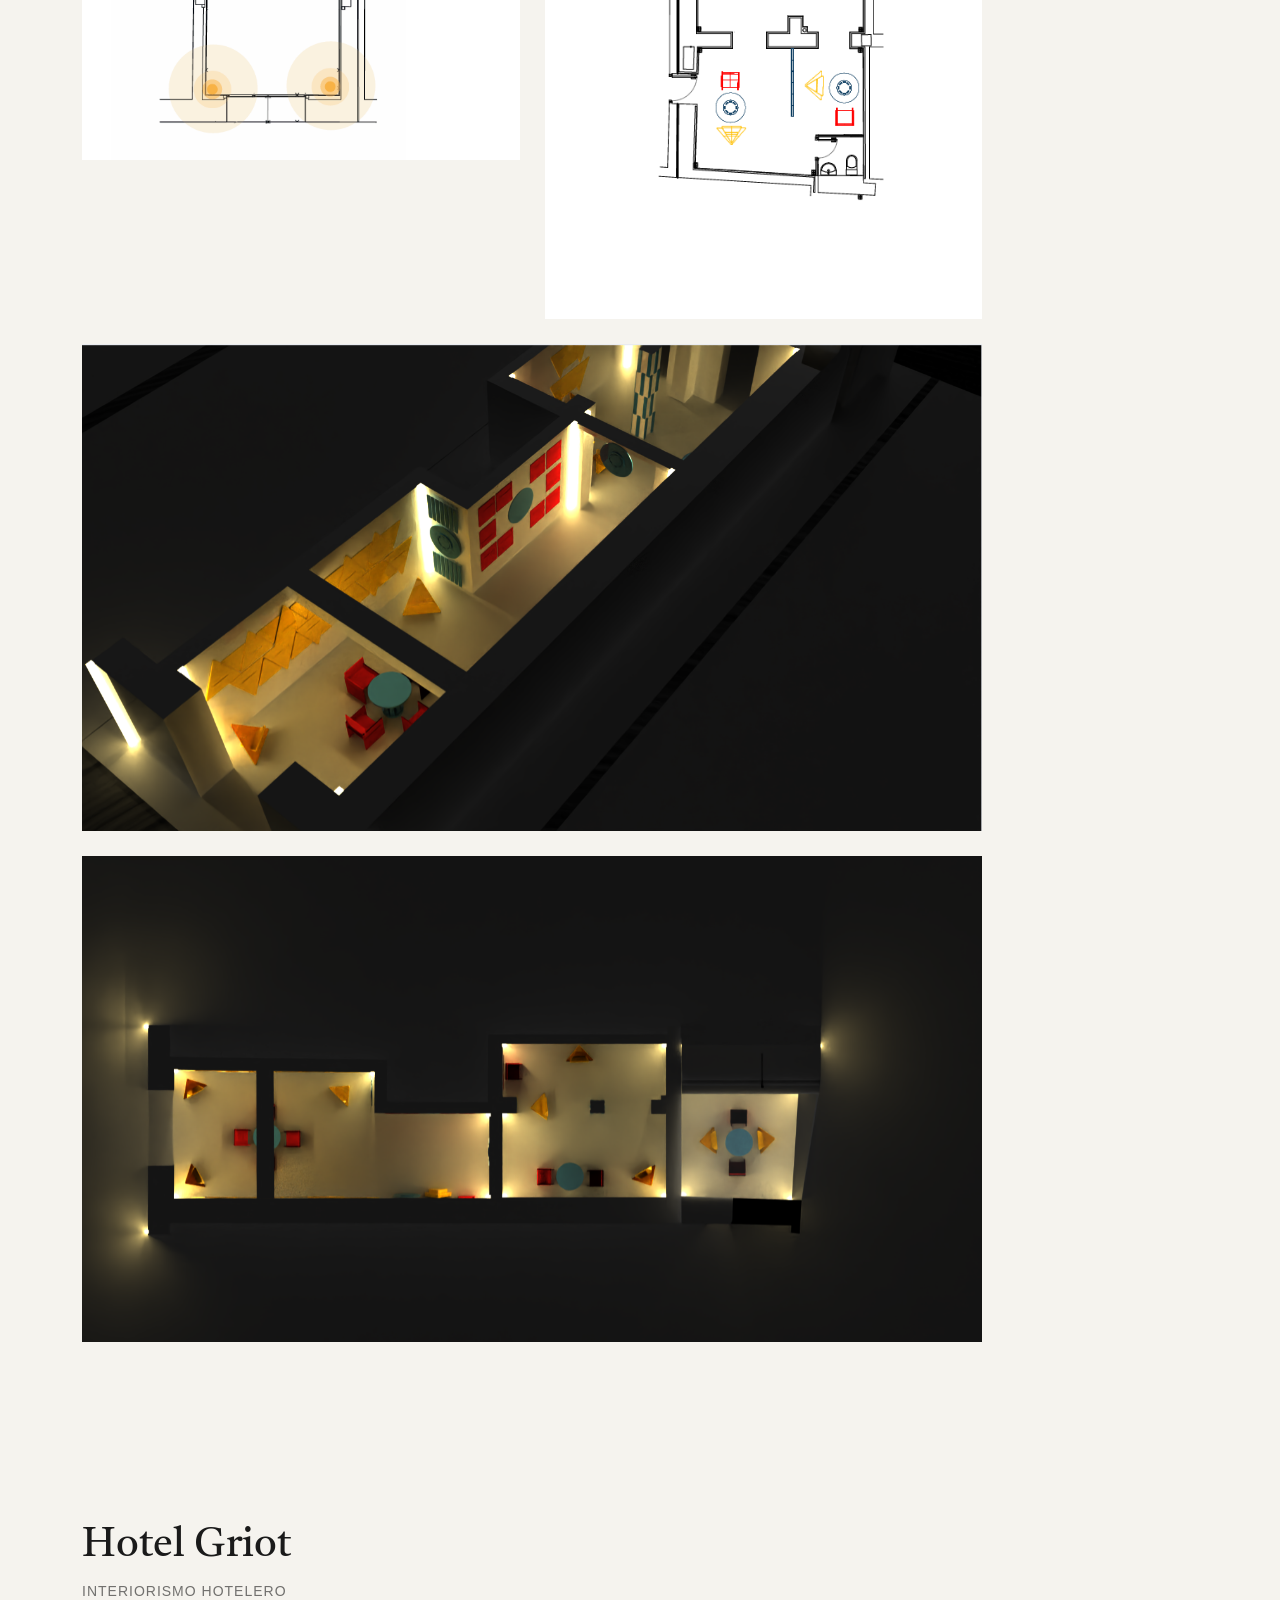
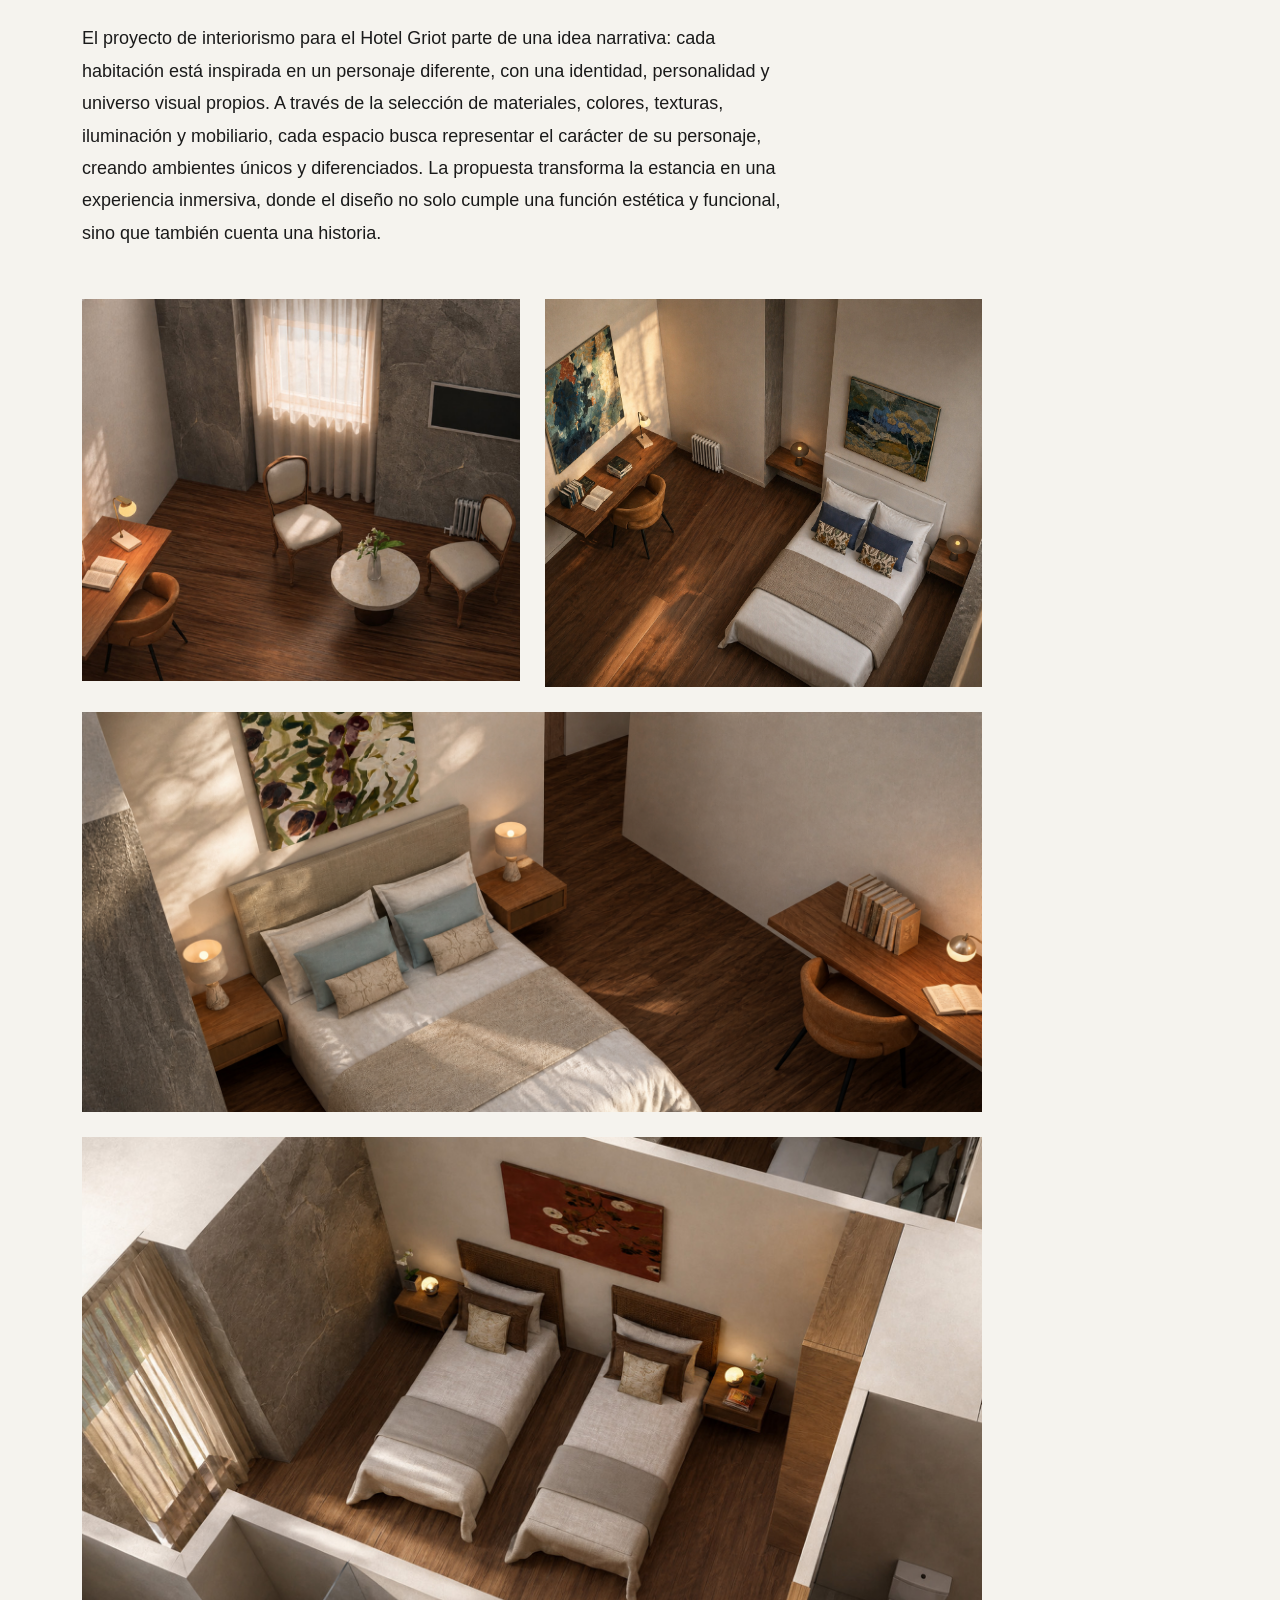
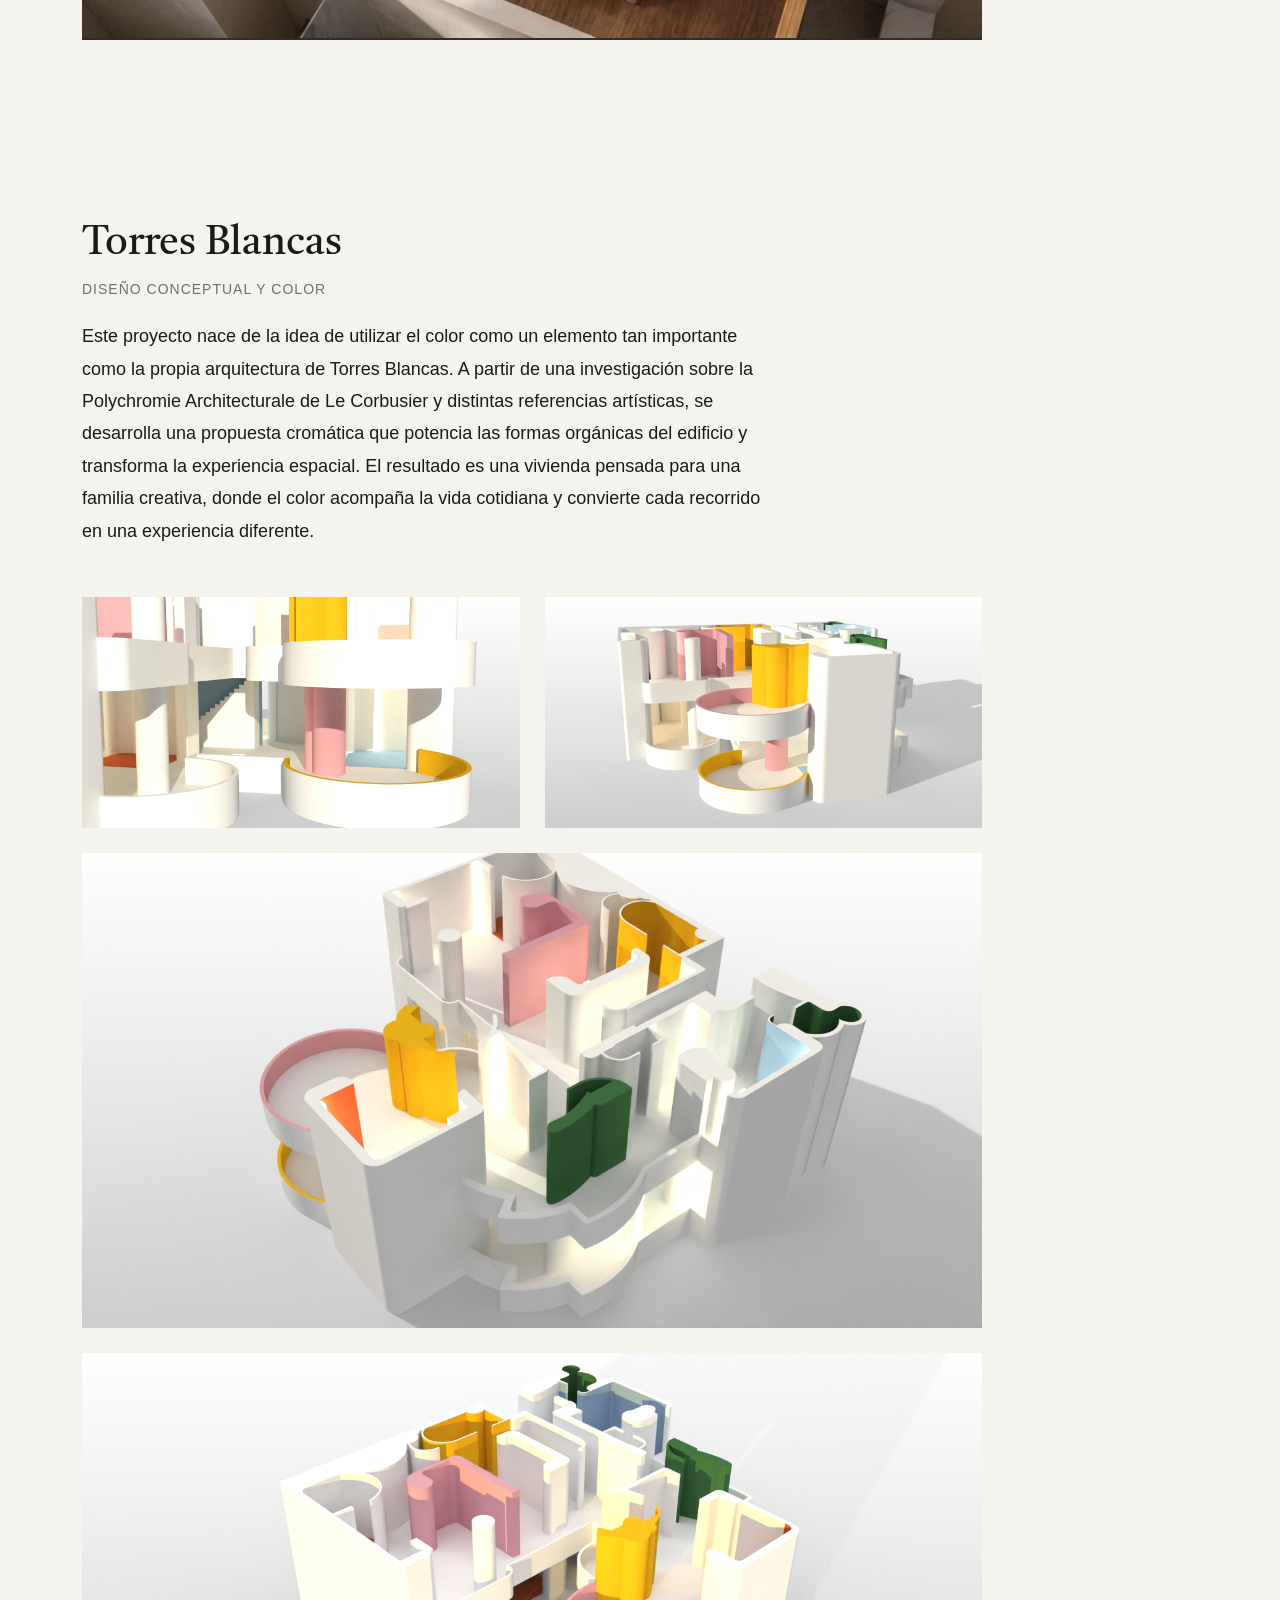
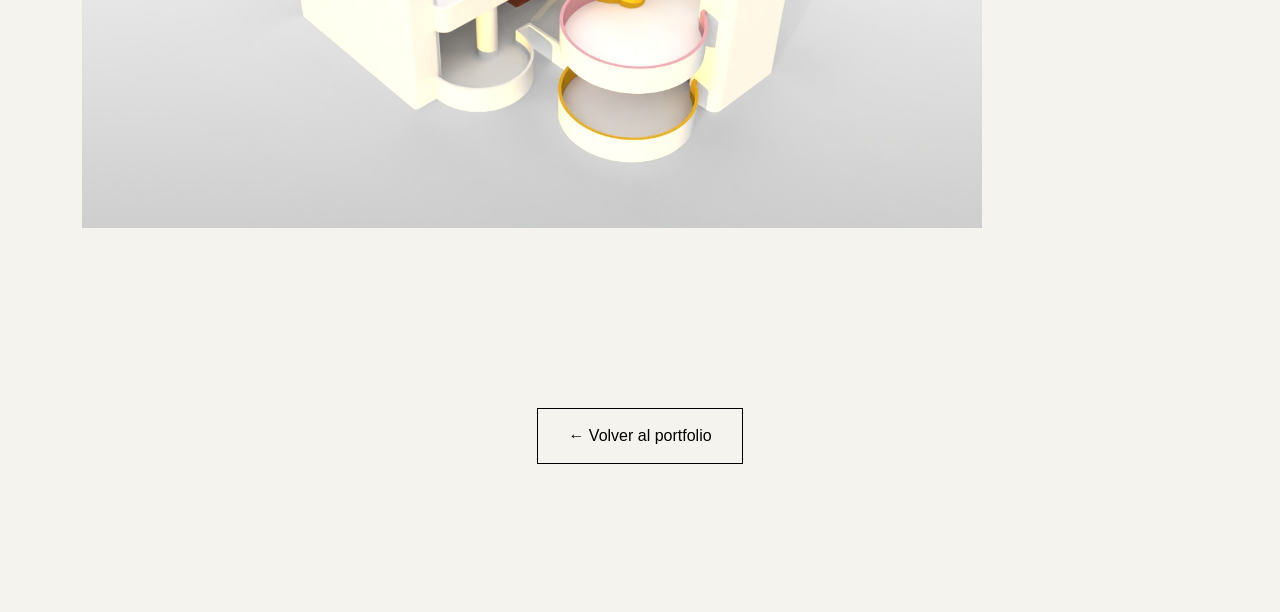
<file: TRABAJO FINAL PORTOLFIO/interiores.html>
<!doctype html>
<html lang="es">
  <head>
    <meta charset="UTF-8" />

    <meta name="viewport" content="width=device-width, initial-scale=1.0" />

    <title>Diseño de Interiores | Carmela Vega</title>

    <!-- Bootstrap -->

    <link
      href="https://cdn.jsdelivr.net/npm/bootstrap@5.3.3/dist/css/bootstrap.min.css"
      rel="stylesheet"
    />

    <!-- CSS -->

    <link rel="stylesheet" href="css/style.css" />
    <link rel="stylesheet" href="css/interiores.css" />

    <!-- JavaScript -->

    <script src="js/script.js" defer></script>

    <!-- Google Fonts -->

    <link rel="preconnect" href="https://fonts.googleapis.com" />

    <link rel="preconnect" href="https://fonts.gstatic.com" crossorigin />

    <link
      href="https://fonts.googleapis.com/css2?family=Castoro:ital@0;1&family=Playfair+Display:wght@400;700&family=Poppins:wght@300;400;500;600;700&display=swap"
      rel="stylesheet"
    />
  </head>

  <body>
    <!-- CABECERA -->

    <header class="cabecera">
      <div class="container d-flex justify-content-between align-items-center">
        <a href="index.html" class="marca"> PORTFOLIO DE DISEÑO </a>

        <nav>
          <a href="grafico.html" class="enlace-nav">GRÁFICO</a>

          <a href="producto.html" class="enlace-nav">PRODUCTO</a>

          <a href="interiores.html" class="enlace-nav">INTERIORES</a>

          <a href="contacto.html" class="enlace-nav">CONTACTO</a>
        </nav>
      </div>
    </header>

    <!-- PROYECTOS -->

    <section id="interiores" class="proyectos-grafico">
      <!-- TITULO -->

      <div class="container">
        <div class="titulo-seccion">
          <h1>Diseño de Interiores</h1>

          <p>
            Una selección de proyectos espaciales, mobiliario y creatividad.
          </p>
        </div>
      </div>

      <!-- LINEA ANIMADA -->

      <div class="linea-horizontal">
        <div class="texto-movimiento">
          <span>• DISEÑO • ESTILO • INNOVACIÓN • ESPACIOS •</span>

          <span>• DISEÑO • ESTILO • INNOVACIÓN • ESPACIOS •</span>

          <span>• DISEÑO • ESTILO • INNOVACIÓN • ESPACIOS •</span>

          <span>• DISEÑO • ESTILO • INNOVACIÓN • ESPACIOS •</span>
        </div>
      </div>

      <div class="container">
        <!-- SHOW ROOM -->

        <article class="proyecto">
          <div class="info-proyecto">
            <h2>Show Room</h2>

            <p class="categoria">Diseño de interiores y producto</p>

            <p class="descripcion">
              Este proyecto consiste en el diseño integral de un showroom de
              mobiliario en la Calle Pelayo, concebido como un espacio
              expositivo y funcional para un taller de mobiliario. La propuesta
              abarca tanto el diseño de las piezas como la organización
              espacial, buscando un equilibrio entre exhibición, uso cotidiano y
              flexibilidad. El mobiliario parte de geometrías simples y
              reconocibles (triángulo, círculo y cuadrado). Cada pieza responde
              a una función concreta como descanso, trabajo o asiento. Todos los
              muebles fueron diseñados para ser desmontables, apilables y
              fáciles de transportar mediante sistemas de encastre, eliminando
              la necesidad de herramientas y priorizando la funcionalidad, la
              adaptabilidad y la optimización del espacio.
            </p>
          </div>

          <!-- GALERÍA VERTICAL -->

          <div class="galeria-proyecto">
            <div class="caja-imagen">
              <img
                src="img/Captura de pantalla 2026-05-31 120258.png"
                alt="Vista general del proyecto Show Room"
              />
            </div>

            <div class="caja-imagen">
              <img
                src="img/Captura de pantalla 2026-05-31 120144.png"
                alt="Diseño del mobiliario del proyecto Show Room"
              />
            </div>
          </div>

          <!-- GALERÍA HORIZONTAL -->

          <div class="galeria-horizontal">
            <div class="caja-horizontal">
              <img
                src="img/Captura de pantalla 2025-05-21 002646.png"
                alt="Render del espacio Show Room"
              />
            </div>

            <div class="caja-horizontal">
              <img
                src="img/Captura de pantalla 2025-05-21 112445.png"
                alt="Detalle del proyecto Show Room"
              />
            </div>
          </div>
        </article>

        <!-- HOTEL GRIOT -->

        <article class="proyecto">
          <div class="info-proyecto">
            <h2>Hotel Griot</h2>

            <p class="categoria">Interiorismo hotelero</p>

            <p class="descripcion">
              El proyecto de interiorismo para el Hotel Griot parte de una idea
              narrativa: cada habitación está inspirada en un personaje
              diferente, con una identidad, personalidad y universo visual
              propios. A través de la selección de materiales, colores,
              texturas, iluminación y mobiliario, cada espacio busca representar
              el carácter de su personaje, creando ambientes únicos y
              diferenciados. La propuesta transforma la estancia en una
              experiencia inmersiva, donde el diseño no solo cumple una función
              estética y funcional, sino que también cuenta una historia.
            </p>
          </div>

          <!-- GALERÍA VERTICAL -->

          <div class="galeria-proyecto">
            <div class="caja-imagen">
              <img
                src="img/Captura de pantalla 2026-05-31 145411.png"
                alt="Habitación del proyecto Hotel Griot"
              />
            </div>

            <div class="caja-imagen">
              <img
                src="img/d6ffe25d-57ca-4c1f-904d-971055f9d4cf.png"
                alt="Diseño interior del Hotel Griot"
              />
            </div>
          </div>

          <!-- GALERÍA HORIZONTAL -->

          <div class="galeria-horizontal">
            <div class="caja-horizontal">
              <img
                src="img/ChatGPT Image 3 may 2026, 03_02_52 p.m..png"
                alt="Visualización del proyecto Hotel Griot"
              />
            </div>

            <div class="caja-horizontal">
              <img
                src="img/Captura de pantalla 2026-05-18 133715.png"
                alt="Moodboard del Hotel Griot"
              />
            </div>
          </div>
        </article>

        <!-- TORRES BLANCAS -->

        <article class="proyecto">
          <div class="info-proyecto">
            <h2>Torres Blancas</h2>

            <p class="categoria">Diseño conceptual y color</p>

            <p class="descripcion">
              Este proyecto nace de la idea de utilizar el color como un
              elemento tan importante como la propia arquitectura de Torres
              Blancas. A partir de una investigación sobre la Polychromie
              Architecturale de Le Corbusier y distintas referencias artísticas,
              se desarrolla una propuesta cromática que potencia las formas
              orgánicas del edificio y transforma la experiencia espacial. El
              resultado es una vivienda pensada para una familia creativa, donde
              el color acompaña la vida cotidiana y convierte cada recorrido en
              una experiencia diferente.
            </p>
          </div>

          <!-- GALERÍA VERTICAL -->

          <div class="galeria-proyecto">
            <div class="caja-imagen">
              <img
                src="img/RENDER LUZ INTERIOR 2.jpg"
                alt="Render interior del proyecto Torres Blancas"
              />
            </div>

            <div class="caja-imagen">
              <img
                src="img/RENDER LUZ 2.jpg"
                alt="Render del salón del proyecto Torres Blancas"
              />
            </div>
          </div>

          <!-- GALERÍA HORIZONTAL -->

          <div class="galeria-horizontal">
            <div class="caja-horizontal">
              <img
                src="img/RENDER LUZ 3.jpg"
                alt="Render de la vivienda Torres Blancas"
              />
            </div>

            <div class="caja-horizontal">
              <img
                src="img/Render dos pisos.jpg"
                alt="Vista general del proyecto Torres Blancas"
              />
            </div>
          </div>
        </article>

        <div class="text-center mt-5 mb-5">
          <a href="index.html" class="boton-principal">
            ← Volver al portfolio
          </a>
        </div>
      </div>
    </section>
  </body>
</html>
</file>
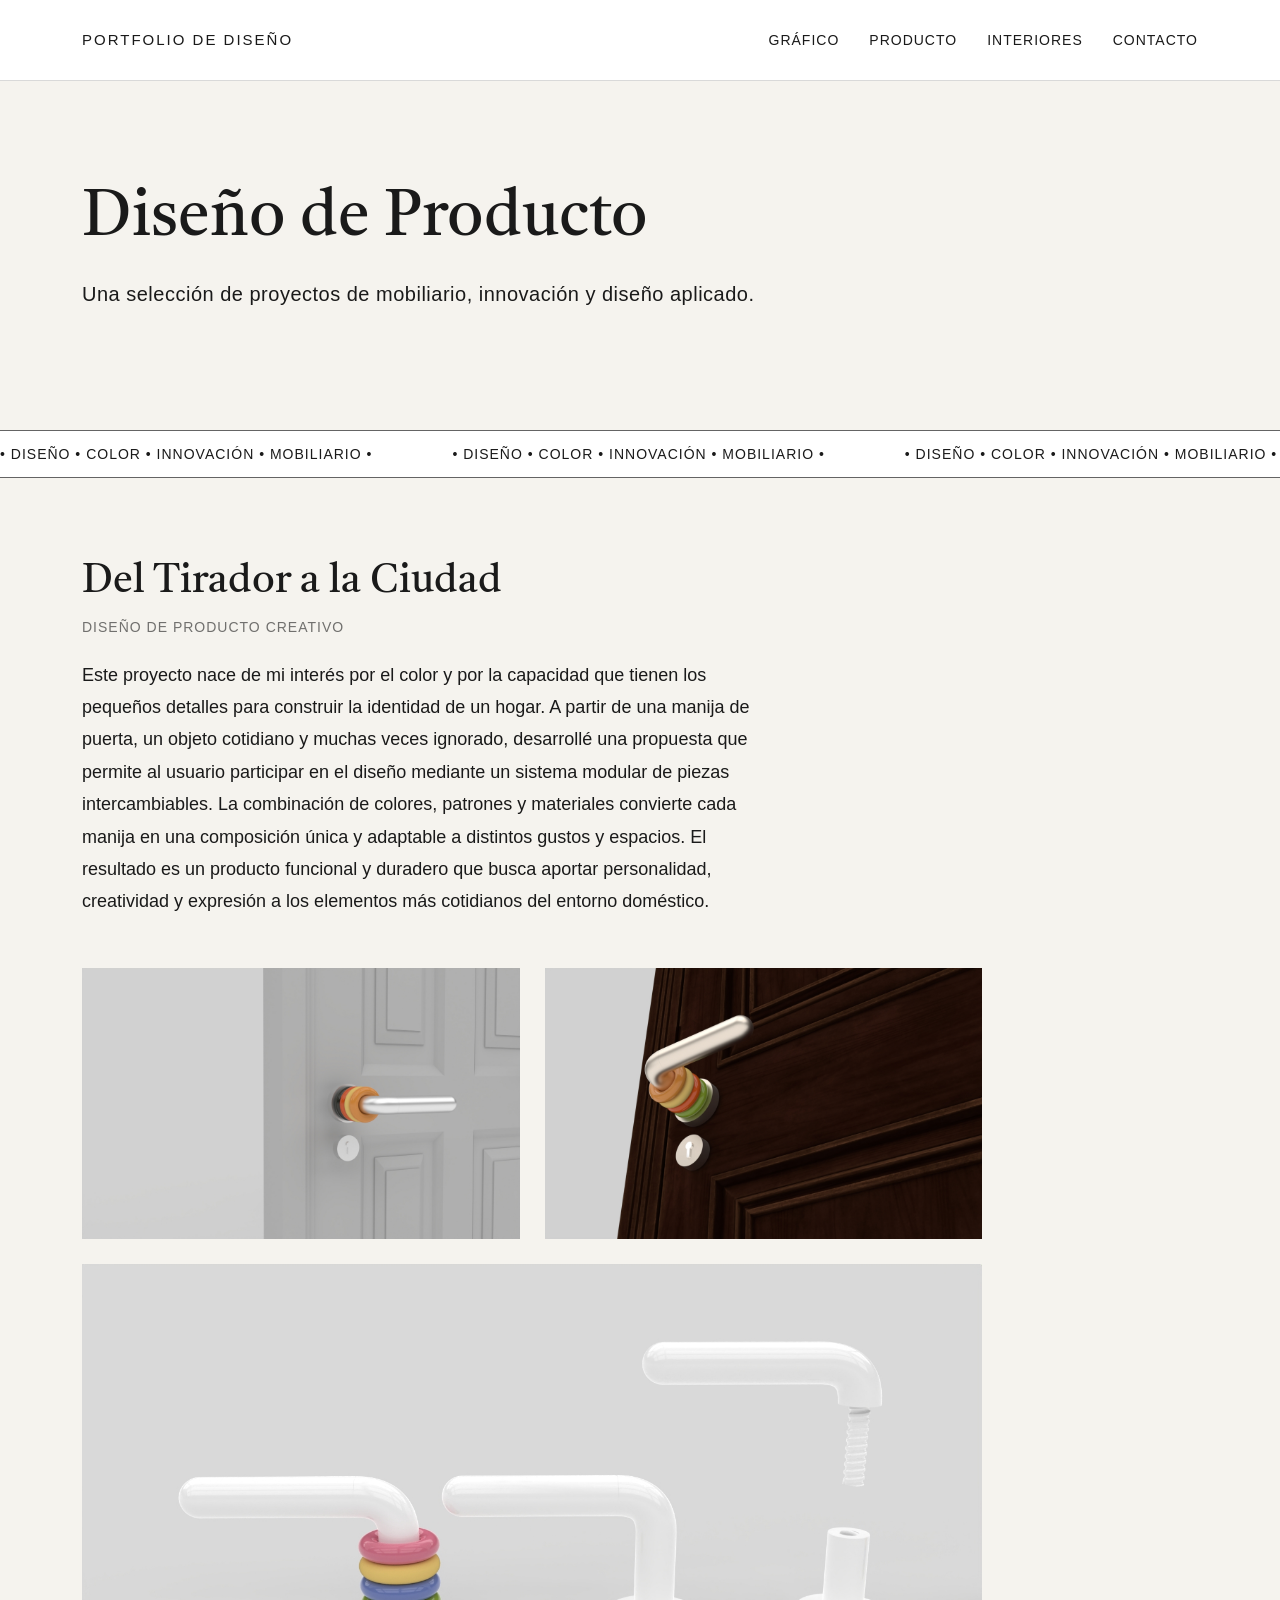
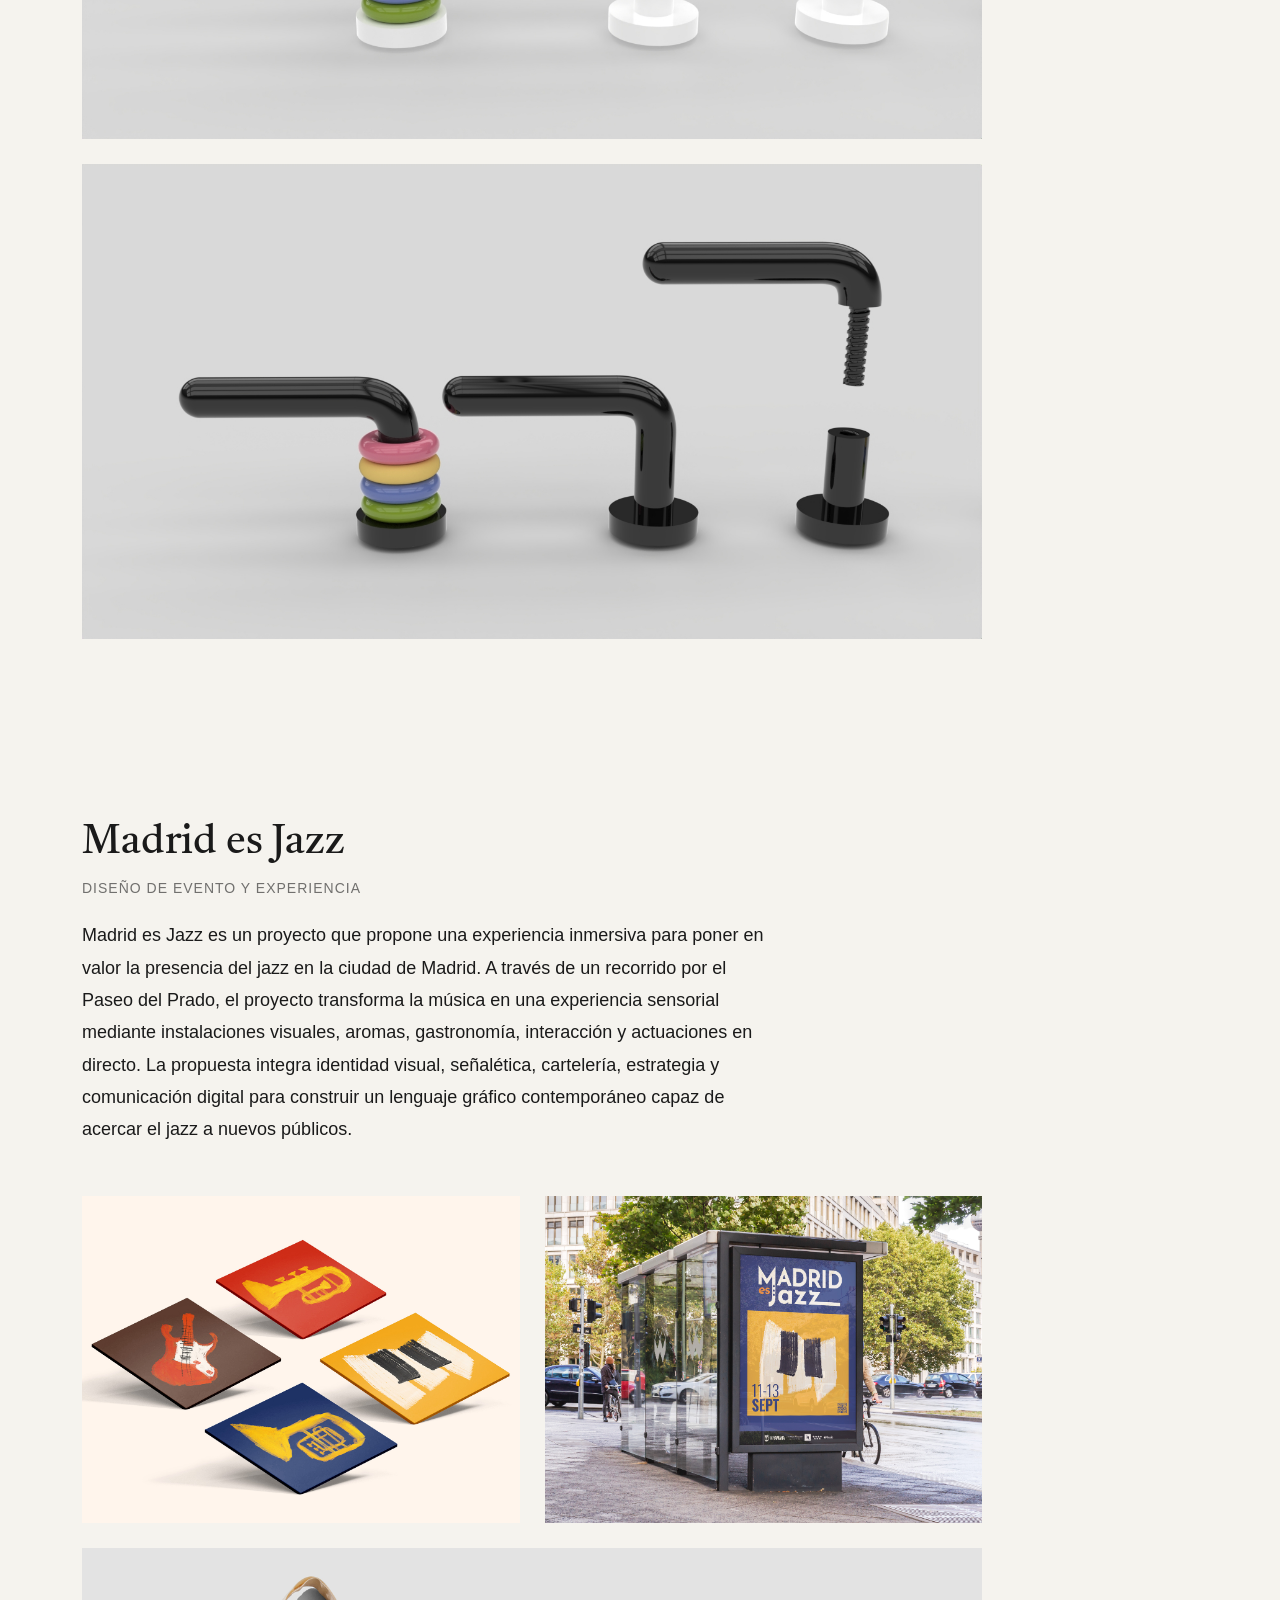
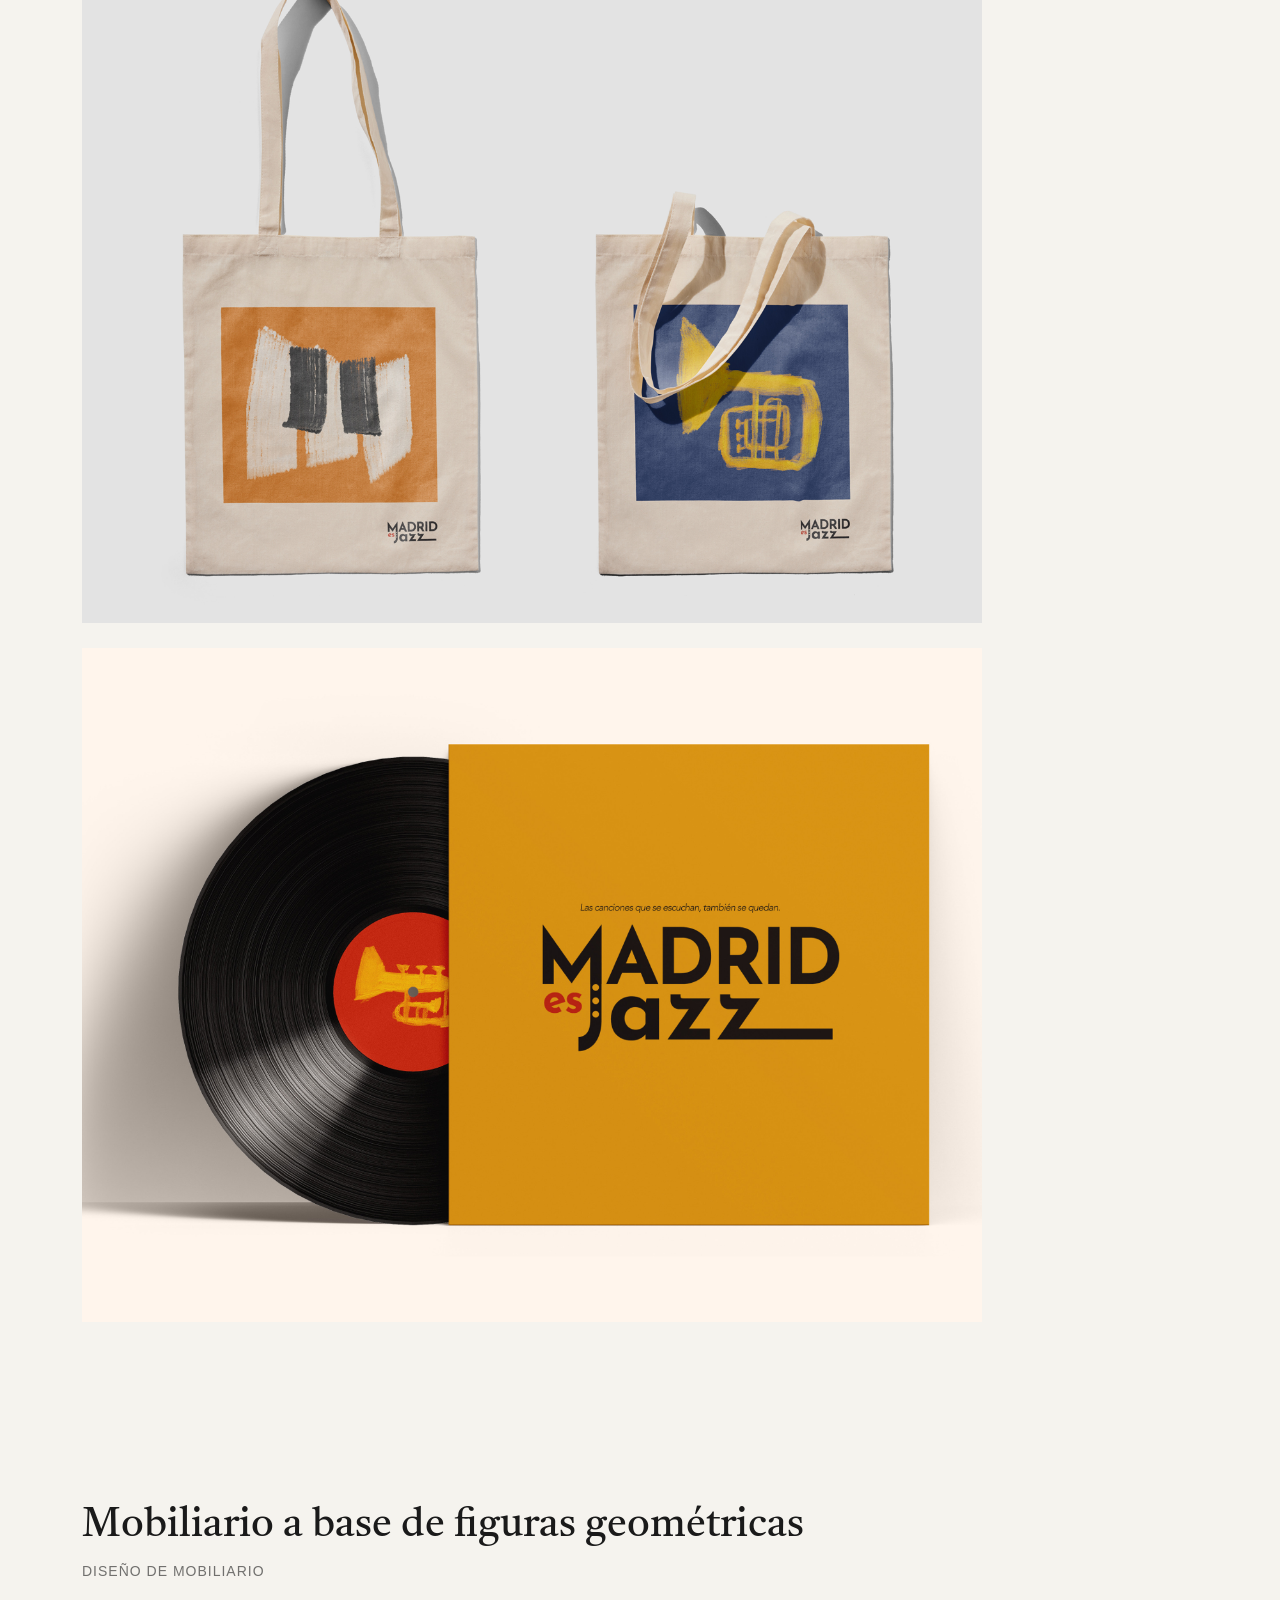
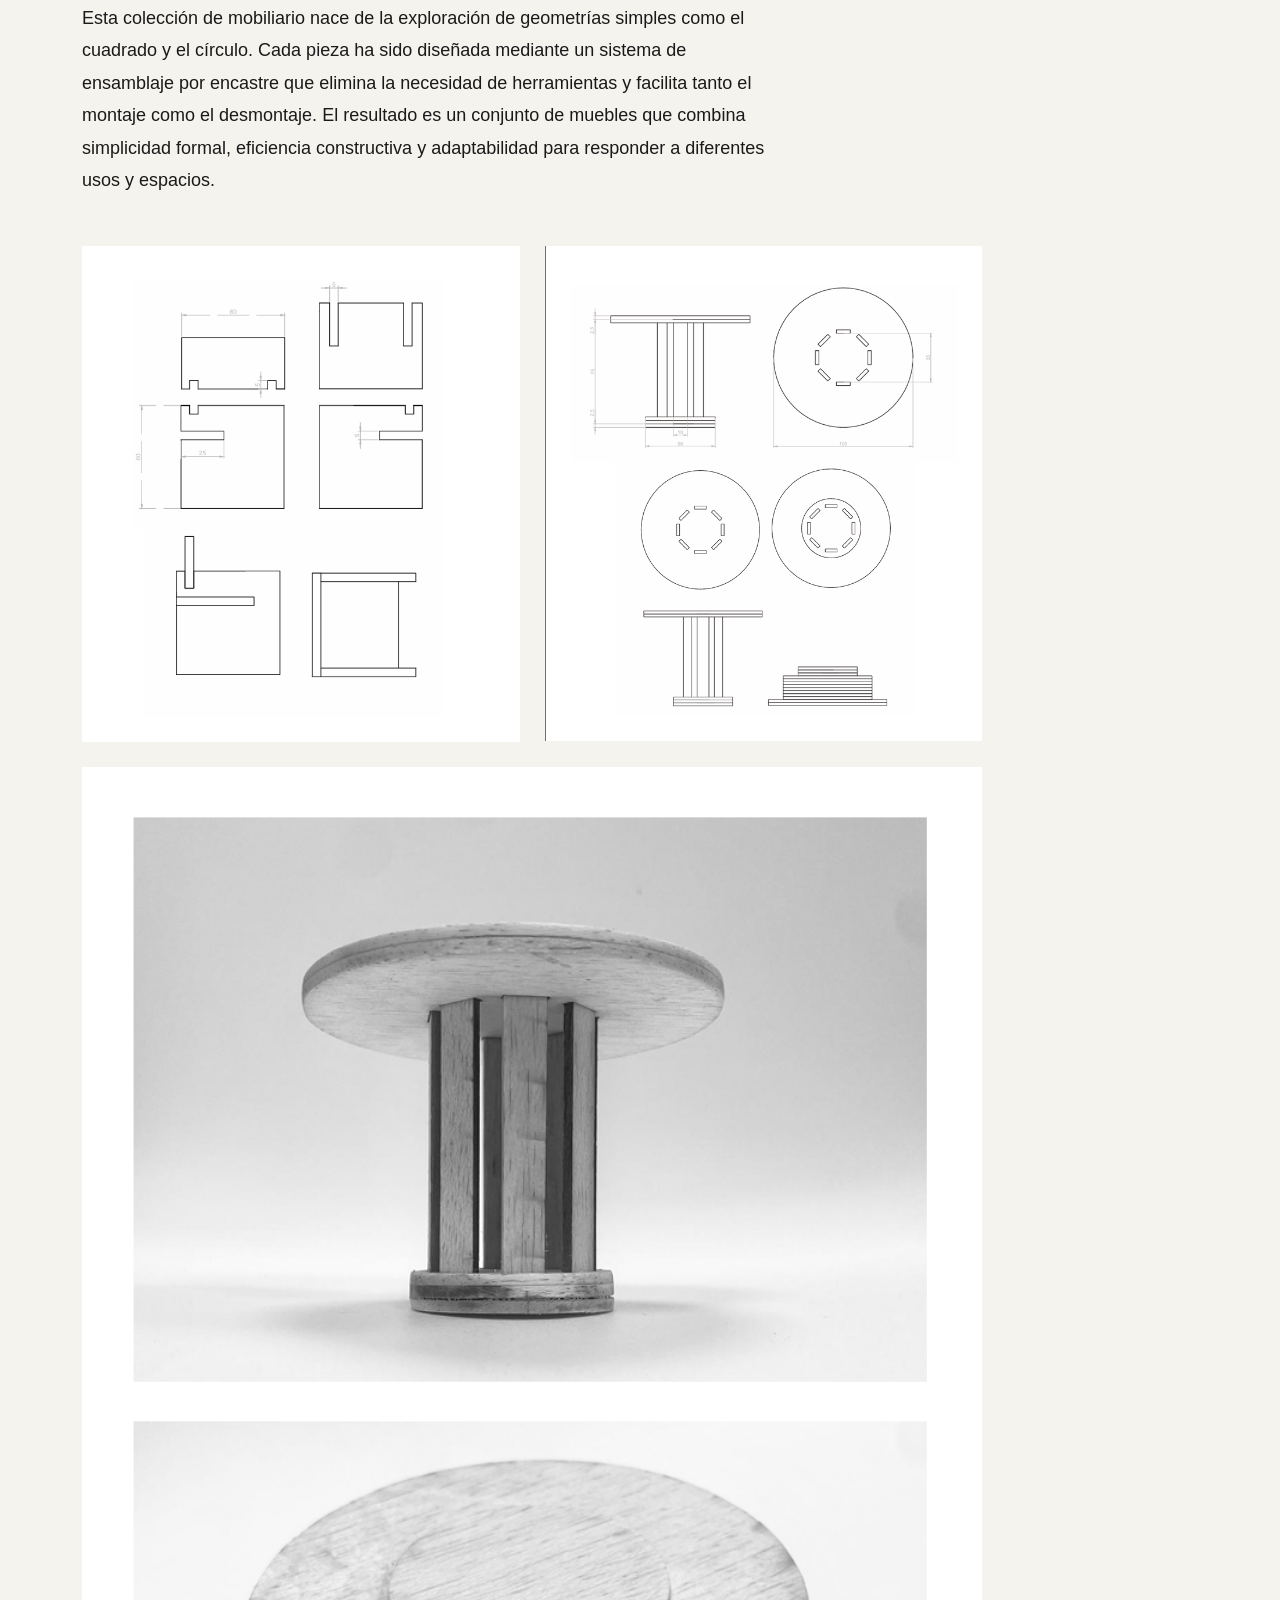
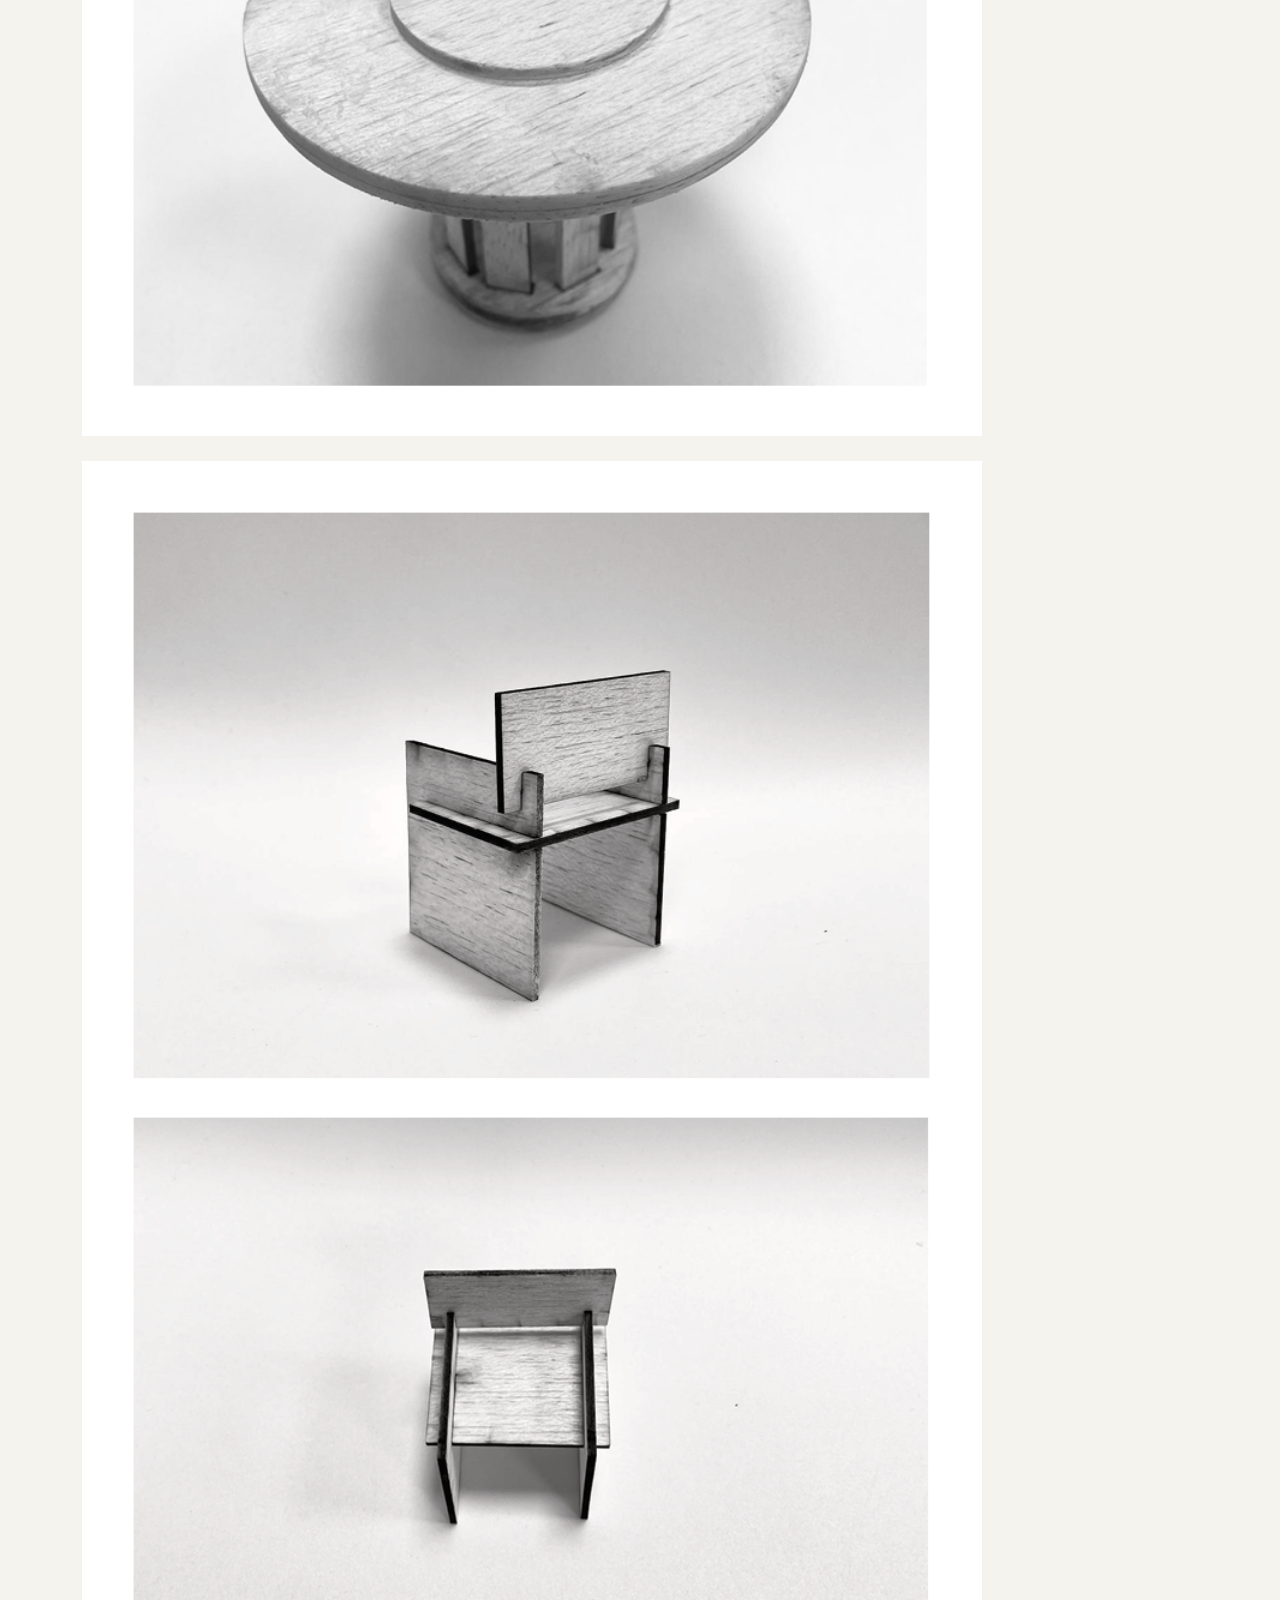
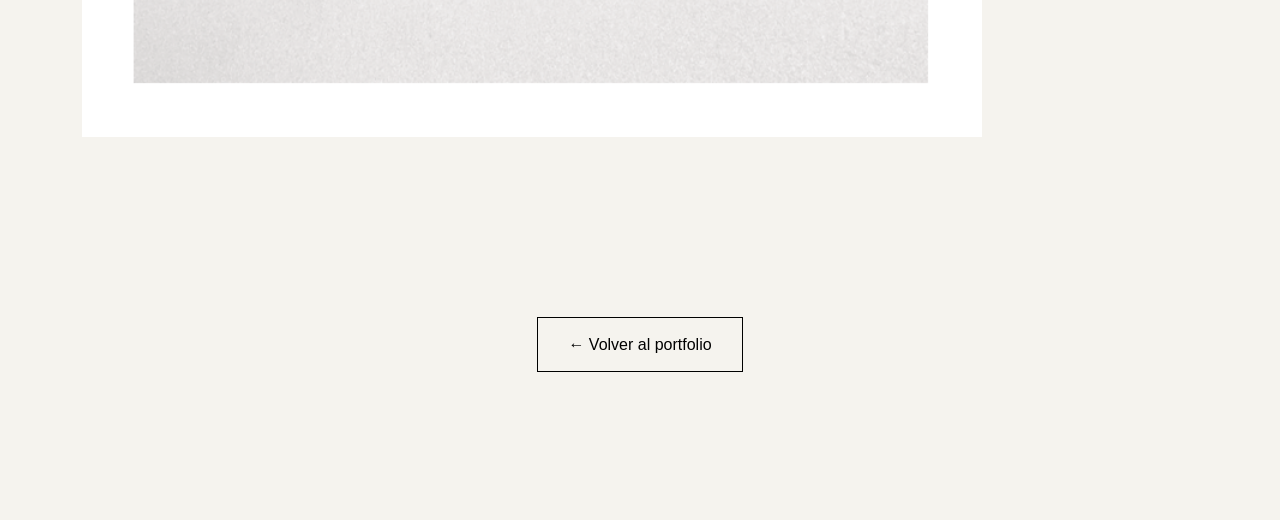
<file: TRABAJO FINAL PORTOLFIO/producto.html>
<!doctype html>
<html lang="es">
  <head>
    <meta charset="UTF-8" />

    <meta name="viewport" content="width=device-width, initial-scale=1.0" />

    <title>Diseño de Producto | Carmela Vega</title>

    <!-- Bootstrap -->

    <link
      href="https://cdn.jsdelivr.net/npm/bootstrap@5.3.3/dist/css/bootstrap.min.css"
      rel="stylesheet"
    />

    <!-- CSS -->

    <link rel="stylesheet" href="css/style.css" />
    <link rel="stylesheet" href="css/producto.css" />

    <!-- JavaScript -->

    <script src="js/script.js" defer></script>

    <!-- Google Fonts -->

    <link rel="preconnect" href="https://fonts.googleapis.com" />

    <link rel="preconnect" href="https://fonts.gstatic.com" crossorigin />

    <link
      href="https://fonts.googleapis.com/css2?family=Castoro:ital@0;1&family=Playfair+Display:wght@400;700&family=Poppins:wght@300;400;500;600;700&display=swap"
      rel="stylesheet"
    />
  </head>

  <body>
    <!-- CABECERA -->

    <header class="cabecera">
      <div class="container d-flex justify-content-between align-items-center">
        <a href="index.html" class="marca"> PORTFOLIO DE DISEÑO </a>

        <nav>
          <a href="grafico.html" class="enlace-nav">GRÁFICO</a>

          <a href="producto.html" class="enlace-nav">PRODUCTO</a>

          <a href="interiores.html" class="enlace-nav">INTERIORES</a>

          <a href="contacto.html" class="enlace-nav">CONTACTO</a>
        </nav>
      </div>
    </header>

    <!-- PROYECTOS -->

    <section id="producto" class="proyectos-grafico">
      <!-- TITULO -->

      <div class="container">
        <div class="titulo-seccion">
          <h1>Diseño de Producto</h1>

          <p>
            Una selección de proyectos de mobiliario, innovación y diseño
            aplicado.
          </p>
        </div>
      </div>

      <!-- LINEA ANIMADA -->

      <div class="linea-horizontal">
        <div class="texto-movimiento">
          <span>• DISEÑO • COLOR • INNOVACIÓN • MOBILIARIO •</span>

          <span>• DISEÑO • COLOR • INNOVACIÓN • MOBILIARIO •</span>

          <span>• DISEÑO • COLOR • INNOVACIÓN • MOBILIARIO •</span>

          <span>• DISEÑO • COLOR • INNOVACIÓN • MOBILIARIO •</span>
        </div>
      </div>

      <div class="container">
        <!-- DEL TIRADOR A LA CIUDAD -->

        <article class="proyecto">
          <div class="info-proyecto">
            <h2>Del Tirador a la Ciudad</h2>

            <p class="categoria">Diseño de producto creativo</p>

            <p class="descripcion">
              Este proyecto nace de mi interés por el color y por la capacidad
              que tienen los pequeños detalles para construir la identidad de un
              hogar. A partir de una manija de puerta, un objeto cotidiano y
              muchas veces ignorado, desarrollé una propuesta que permite al
              usuario participar en el diseño mediante un sistema modular de
              piezas intercambiables. La combinación de colores, patrones y
              materiales convierte cada manija en una composición única y
              adaptable a distintos gustos y espacios. El resultado es un
              producto funcional y duradero que busca aportar personalidad,
              creatividad y expresión a los elementos más cotidianos del entorno
              doméstico.
            </p>
          </div>

          <!-- GALERÍA VERTICAL -->

          <div class="galeria-proyecto">
            <div class="caja-imagen">
              <img
                src="img/MANIJA COLORES DISTINTOS 2.jpg"
                alt="Propuesta de manijas modulares con diferentes colores"
              />
            </div>

            <div class="caja-imagen">
              <img
                src="img/COLORES DISNTITOS 5.jpg"
                alt="Variaciones cromáticas del proyecto de manijas"
              />
            </div>
          </div>

          <!-- GALERÍA HORIZONTAL -->

          <div class="galeria-horizontal">
            <div class="caja-horizontal">
              <img
                src="img/MANIJA MODELO 1.jpg"
                alt="Modelo de manija diseñado para el proyecto"
              />
            </div>

            <div class="caja-horizontal">
              <img
                src="img/MANIJA MODELO 2.jpg"
                alt="Detalle del sistema modular de la manija"
              />
            </div>
          </div>
        </article>

        <!-- MADRID ES JAZZ -->

        <article class="proyecto">
          <div class="info-proyecto">
            <h2>Madrid es Jazz</h2>

            <p class="categoria">Diseño de evento y experiencia</p>

            <p class="descripcion">
              Madrid es Jazz es un proyecto que propone una experiencia
              inmersiva para poner en valor la presencia del jazz en la ciudad
              de Madrid. A través de un recorrido por el Paseo del Prado, el
              proyecto transforma la música en una experiencia sensorial
              mediante instalaciones visuales, aromas, gastronomía, interacción
              y actuaciones en directo. La propuesta integra identidad visual,
              señalética, cartelería, estrategia y comunicación digital para
              construir un lenguaje gráfico contemporáneo capaz de acercar el
              jazz a nuevos públicos.
            </p>
          </div>

          <!-- GALERÍA VERTICAL -->

          <div class="galeria-proyecto">
            <div class="caja-imagen">
              <img
                src="img/Captura de pantalla 2026-05-31 153446.png"
                alt="Identidad visual del proyecto Madrid es Jazz"
              />
            </div>

            <div class="caja-imagen">
              <img
                src="img/Captura de pantalla 2026-05-31 153429.png"
                alt="Aplicaciones gráficas del proyecto Madrid es Jazz"
              />
            </div>
          </div>

          <!-- GALERÍA HORIZONTAL -->

          <div class="galeria-horizontal">
            <div class="caja-horizontal">
              <img
                src="img/Captura de pantalla 2026-05-31 153401.png"
                alt="Material gráfico del evento Madrid es Jazz"
              />
            </div>

            <div class="caja-horizontal">
              <img
                src="img/Captura de pantalla 2026-05-31 153349.png"
                alt="Diseño de comunicación del proyecto Madrid es Jazz"
              />
            </div>
          </div>
        </article>

        <!-- MOBILIARIO -->

        <article class="proyecto">
          <div class="info-proyecto">
            <h2>Mobiliario a base de figuras geométricas</h2>

            <p class="categoria">Diseño de mobiliario</p>

            <p class="descripcion">
              Esta colección de mobiliario nace de la exploración de geometrías
              simples como el cuadrado y el círculo. Cada pieza ha sido diseñada
              mediante un sistema de ensamblaje por encastre que elimina la
              necesidad de herramientas y facilita tanto el montaje como el
              desmontaje. El resultado es un conjunto de muebles que combina
              simplicidad formal, eficiencia constructiva y adaptabilidad para
              responder a diferentes usos y espacios.
            </p>
          </div>

          <!-- GALERÍA VERTICAL -->

          <div class="galeria-proyecto">
            <div class="caja-imagen">
              <img
                src="img/Captura de pantalla 2026-05-31 154540.png"
                alt="Diseño de silla basada en figuras geométricas"
              />
            </div>

            <div class="caja-imagen">
              <img
                src="img/Captura de pantalla 2026-05-31 154550.png"
                alt="Diseño de mesa del proyecto de mobiliario"
              />
            </div>
          </div>

          <!-- GALERÍA HORIZONTAL -->

          <div class="galeria-horizontal">
            <div class="caja-horizontal">
              <img
                src="img/Captura de pantalla 2026-05-31 154600.png"
                alt="Render del mobiliario diseñado"
              />
            </div>

            <div class="caja-horizontal">
              <img
                src="img/Captura de pantalla 2026-05-31 154610.png"
                alt="Aplicación del sistema de ensamblaje del mobiliario"
              />
            </div>
          </div>
        </article>

        <div class="text-center mt-5 mb-5">
          <a href="index.html" class="boton-principal">
            ← Volver al portfolio
          </a>
        </div>
      </div>
    </section>
  </body>
</html>
</file>
<file: TRABAJO FINAL PORTOLFIO/css/style.css>
/* ===================== */
/* PARAMETROS */
/* ===================== */

* {
  margin: 0;
  padding: 0;
  box-sizing: border-box;
}

html {
  scroll-behavior: smooth;
}

body {
  font-family: "Helvetica Neue", Arial, sans-serif;
  background: #f5f3ee;
  color: #1a1a1a;
  line-height: 1.6;
}

/* CONTENEDOR */

.container {
  width: min(1200px, 90%);
  margin: 0 auto;
}

/* IMAGENES */

img {
  max-width: 100%;
  display: block;
}

/* LINKS */

a {
  text-decoration: none;
  color: inherit;
  transition: 0.3s ease;
}

/* BOTONES */

button {
  font: inherit;
  cursor: pointer;
}

/* ===================== */
/* CABECERA */
/* ===================== */

.cabecera {
  position: sticky;
  top: 0;
  z-index: 1000;
  background: white;
  border-bottom: 1px solid #d9d9d9;
}

.cabecera .container {
  display: flex;
  justify-content: space-between;
  align-items: center;
  min-height: 80px;
}

.marca {
  font-size: 15px;
  font-weight: 500;
  letter-spacing: 2px;
  text-transform: uppercase;
}

nav {
  display: flex;
  gap: 30px;
}

.enlace-nav {
  font-size: 14px;
  letter-spacing: 1px;
}

.enlace-nav:hover {
  opacity: 0.6;
}

/* ===================== */
/* HERO */
/* ===================== */

.hero {
  min-height: calc(100vh - 80px);
  display: flex;
  align-items: center;
  background: #f5f3ee;
}

.hero-content {
  display: flex;
  justify-content: space-between;
  align-items: center;
  gap: 80px;
}

.hero-text {
  flex: 1;
}

.hero h1 {
  font-family: "Castoro", serif;
  font-size: clamp(3rem, 6vw, 4.8rem);
  font-weight: 400;
  line-height: 1.1;
  margin-bottom: 25px;
}

.hero h2 {
  font-family: "Castoro", serif;
  font-size: 1.4rem;
  font-weight: 400;
  margin-bottom: 40px;
  color: #555;
}

/* BOTON */

.boton-principal {
  display: inline-block;
  padding: 14px 32px;
  border: 1px solid black;
  background: transparent;
  transition: 0.3s;
}

.boton-principal:hover {
  background: black;
  color: white;
}

/* IMAGENES HERO */

.hero-images {
  position: relative;
  width: 420px;
  height: 520px;
}

.img-back {
  position: absolute;
  width: 220px;
  height: 300px;
  object-fit: cover;
  left: 0;
  bottom: 0;
  transition: 0.4s;
}

.img-front {
  position: absolute;
  width: 290px;
  height: 390px;
  object-fit: cover;
  top: 0;
  right: 0;
  transition: 0.4s;
}

.img-front:hover,
.img-back:hover {
  transform: translateY(-10px);
}

/* ===================== */
/* LINEA */
/* ===================== */

.linea-horizontal {
  width: 100%;
  overflow: hidden;
  background: white;
  border-top: 1px solid #d9d9d9;
  border-bottom: 1px solid #d9d9d9;
  padding: 14px 0;
}

.texto-movimiento {
  display: flex;
  gap: 35px;
  white-space: nowrap;
  animation: moverTexto 12s linear infinite;
  font-size: 14px;
  letter-spacing: 2px;
}

@keyframes moverTexto {
  from {
    transform: translateX(0);
  }

  to {
    transform: translateX(-50%);
  }
}
/* ===================== */
/* SOBRE MI */
/* ===================== */

.sobre-mi {
  background: #181717;
  color: white;
  padding: 140px 0;
}

.sobre-mi h2 {
  font-family: "Castoro", serif;
  font-size: 3rem;
  font-weight: 400;
  margin-bottom: 40px;
}

.sobre-mi p {
  max-width: 800px;
  font-size: 1.15rem;
  line-height: 1.9;
  color: #f2f2f2;
}

/* ===================== */
/* PROYECTOS */
/* ===================== */

.proyectos {
  background: #f5f3ee;
  padding: 120px 0;
}

.proyectos h2 {
  font-family: "Castoro", serif;
  font-size: 3rem;
  font-weight: 400;
  margin-bottom: 20px;
}

.proyectos > .container > p {
  max-width: 700px;
  font-size: 18px;
  margin-bottom: 50px;
  color: #555;
}

/* ===================== */
/* FILTROS */
/* ===================== */

.filtros {
  display: flex;
  justify-content: center;
  flex-wrap: wrap;
  gap: 18px;
  margin-bottom: 60px;
}

.btn-filtro {
  background: transparent;
  border: 1px solid #1a1a1a;
  padding: 12px 26px;
  font-size: 14px;
  letter-spacing: 1px;
  transition: 0.3s;
}

.btn-filtro:hover,
.btn-filtro.activo {
  background: #1a1a1a;
  color: white;
}

/* ===================== */
/* GALERIA */
/* ===================== */

.galeria-proyectos {
  display: grid;
  grid-template-columns: repeat(auto-fit, minmax(330px, 1fr));
  gap: 35px;
}

/* TARJETA */

.tarjeta-proyecto {
  background: white;
  border-radius: 14px;
  overflow: hidden;
  border: 1px solid #e6e6e6;
  box-shadow: 0 10px 30px rgba(0, 0, 0, 0.07);
  transition: 0.35s ease;
  display: flex;
  flex-direction: column;
  height: 100%;
}

.tarjeta-proyecto:hover {
  transform: translateY(-10px);
  box-shadow: 0 20px 40px rgba(0, 0, 0, 0.12);
}

/* IMAGEN */

.tarjeta-proyecto img {
  width: 100%;
  height: 250px;
  object-fit: cover;
  transition: transform 0.5s ease;
}

.tarjeta-proyecto:hover img {
  transform: scale(1.05);
}

/* CONTENIDO */

.contenido-proyecto {
  padding: 28px;
  display: flex;
  flex-direction: column;
  flex: 1;
}

/* CATEGORIA */

.categoria-proyecto {
  font-size: 12px;
  text-transform: uppercase;
  letter-spacing: 2px;
  color: #888;
  margin-bottom: 12px;
}

/* TITULO */

.contenido-proyecto h3 {
  font-family: "Castoro", serif;
  font-size: 1.8rem;
  font-weight: 400;
  margin-bottom: 18px;
}

/* TEXTO */

.contenido-proyecto p {
  color: #666;
  line-height: 1.8;
  margin-bottom: 30px;
  flex: 1;
}

/* BOTON */

.ver-proyecto {
  display: inline-block;
  width: fit-content;
  border-bottom: 1px solid black;
  padding-bottom: 4px;
  font-size: 14px;
  letter-spacing: 1px;
}

.ver-proyecto:hover {
  opacity: 0.6;
}
/* ===================== */
/* FOOTER */
/* ===================== */

.footer {
  background: white;
  padding: 100px 20px;
  text-align: center;
  border-top: 1px solid #e5e5e5;
}

.footer h3 {
  font-family: "Castoro", serif;
  font-size: 2rem;
  font-weight: 400;
  margin-bottom: 15px;
}

.footer p {
  color: #666;
  margin-bottom: 30px;
}

.footer-links {
  display: flex;
  justify-content: center;
  gap: 30px;
}

.footer-links a:hover {
  opacity: 0.6;
}

/* ===================== */
/* ANIMACIONES */
/* ===================== */

.aparecer {
  opacity: 0;
  transform: translateY(40px);
  transition:
    opacity 0.8s ease,
    transform 0.8s ease;
}

.aparecer.visible {
  opacity: 1;
  transform: translateY(0);
}

/* ===================== */
/* RESPONSIVE */
/* ===================== */

@media (max-width: 992px) {
  .hero-content {
    flex-direction: column;
    text-align: center;
    gap: 60px;
  }

  .hero-images {
    width: 340px;
    height: 430px;
  }

  .img-front {
    width: 240px;
    height: 320px;
  }

  .img-back {
    width: 180px;
    height: 250px;
  }

  .galeria-proyectos {
    grid-template-columns: repeat(2, 1fr);
  }
}

@media (max-width: 768px) {
  .cabecera .container {
    flex-direction: column;
    gap: 20px;
    padding: 20px 0;
  }

  nav {
    flex-wrap: wrap;
    justify-content: center;
    gap: 15px;
  }

  .enlace-nav {
    margin: 0;
  }

  .hero {
    min-height: auto;
    padding: 80px 0;
  }

  .hero h1 {
    font-size: 2.8rem;
  }

  .hero h2 {
    font-size: 1.2rem;
  }

  .hero-images {
    width: 280px;
    height: 350px;
  }

  .img-front {
    width: 210px;
    height: 280px;
  }

  .img-back {
    width: 150px;
    height: 210px;
  }

  .sobre-mi {
    padding: 90px 0;
  }

  .sobre-mi h2,
  .proyectos h2 {
    font-size: 2.3rem;
  }

  .filtros {
    margin-bottom: 40px;
  }

  .galeria-proyectos {
    grid-template-columns: 1fr;
  }

  .footer-links {
    flex-direction: column;
    gap: 15px;
  }
}

@media (max-width: 480px) {
  .container {
    width: 92%;
  }

  .hero h1 {
    font-size: 2.1rem;
  }

  .hero h2 {
    font-size: 1rem;
  }

  .hero-images {
    width: 220px;
    height: auto;
  }

  .img-back {
    display: none;
  }

  .img-front {
    position: static;
    width: 220px;
    height: 300px;
  }

  .sobre-mi h2,
  .proyectos h2 {
    font-size: 2rem;
  }

  .sobre-mi p,
  .proyectos > .container > p {
    font-size: 1rem;
  }

  .contenido-proyecto {
    padding: 22px;
  }

  .contenido-proyecto h3 {
    font-size: 1.5rem;
  }

  .tarjeta-proyecto img {
    height: 220px;
  }
}

/* ===================== */
/* SCROLLBAR */
/* ===================== */

::-webkit-scrollbar {
  width: 10px;
}

::-webkit-scrollbar-track {
  background: #f2f2f2;
}

::-webkit-scrollbar-thumb {
  background: #b5b5b5;
}

::-webkit-scrollbar-thumb:hover {
  background: #8c8c8c;
}
</file>
<file: TRABAJO FINAL PORTOLFIO/css/contacto.css>
/* CONTACTO */

.seccion-contacto {
  background: #f5f3ee;
  min-height: 100vh;
  padding: 120px 0;
}

/* ENCABEZADO */

.seccion-encabezado {
  margin-bottom: 60px;
}

.seccion-encabezado h1 {
  font-family: "Castoro", serif;
  font-size: 3.5rem;
  font-weight: 400;
  color: black;
  margin-bottom: 15px;
}

.seccion-encabezado p {
  max-width: 700px;
  font-size: 20px;
  color: black;
  letter-spacing: 0.5px;
}

/* DATOS */

.datos-contacto {
  margin-bottom: 50px;
}

.datos-contacto p {
  margin-bottom: 8px;
  font-size: 17px;
}

.datos-contacto strong {
  font-weight: 600;
}

/* FORMULARIO */

.formulario {
  max-width: 700px;
}

/* LABELS */

.form-label {
  color: black;
  font-size: 16px;
  margin-bottom: 12px;
}

/* INPUTS */

.form-control {
  background: white;
  border: 1px solid rgb(210, 210, 210);
  border-radius: 0;
  padding: 16px;
  font-size: 16px;
}

.form-control:focus {
  background: white;
  border-color: black;
  box-shadow: none;
}

textarea.form-control {
  resize: none;
}

/* BOTÓN ENVIAR */

.btn-enviar {
  display: inline-block;
  margin-top: 10px;
  padding: 12px 28px;
  background: white;
  border: 1px solid black;
  color: black;
  font-size: 14px;
  letter-spacing: 1px;
  cursor: pointer;
  transition: 0.3s;
}

.btn-enviar:hover {
  background: black;
  color: white;
}

/* BOTÓN VOLVER */

.text-center {
  margin-top: 5rem;
}

.boton-principal {
  display: inline-block;
  padding: 14px 30px;
  border: 1px solid black;
  color: black;
  text-decoration: none;
  transition: 0.3s;
}

.boton-principal:hover {
  background: black;
  color: white;
}

/* RESPONSIVE */

@media (max-width: 768px) {
  .seccion-contacto {
    padding: 80px 0;
  }

  .seccion-encabezado h1 {
    font-size: 2.8rem;
  }

  .seccion-encabezado p {
    font-size: 18px;
  }

  .datos-contacto p {
    font-size: 16px;
  }

  .formulario {
    max-width: 100%;
  }
}

@media (max-width: 480px) {
  .seccion-encabezado h1 {
    font-size: 2.2rem;
  }

  .seccion-encabezado p {
    font-size: 16px;
  }

  .btn-enviar,
  .boton-principal {
    width: 100%;
    text-align: center;
  }
}
</file>
<file: TRABAJO FINAL PORTOLFIO/css/grafico.css>
/* GRAFICO */

.proyectos-grafico {
  background: #f5f3ee;
  padding: 100px 0;
}

/* TITULO */

.titulo-seccion {
  margin-bottom: 120px;
}

.titulo-seccion h1 {
  font-family: "Castoro", serif;
  font-size: 4rem;
  font-weight: 400;
  margin-bottom: 20px;
}

.titulo-seccion p {
  max-width: 700px;
  font-size: 20px;
  letter-spacing: 0.5px;
}

/* PROYECTOS */

.proyecto {
  margin-bottom: 180px;
}

.info-proyecto {
  margin-bottom: 50px;
}

.info-proyecto h2 {
  font-family: "Castoro", serif;
  font-size: 2.5rem;
  font-weight: 400;
  margin-bottom: 10px;
}

.categoria {
  font-size: 14px;
  letter-spacing: 1px;
  text-transform: uppercase;
  opacity: 0.6;
  margin-bottom: 20px;
}

.descripcion {
  max-width: 700px;
  font-size: 18px;
  line-height: 1.8;
}

/* GALERIA */

.galeria-proyecto {
  display: grid;
  grid-template-columns: repeat(2, 1fr);
  gap: 25px;
  max-width: 900px;
}

.caja-imagen {
  overflow: hidden;
}

.caja-imagen img {
  width: 100%;
  display: block;
  transition: transform 0.4s ease;
  cursor: pointer;
}

.caja-imagen img:hover {
  transform: scale(1.03);
}

/* GALERIA HORIZONTAL */

.galeria-horizontal {
  display: flex;
  flex-direction: column;
  gap: 25px;
  margin-top: 25px;
  max-width: 900px;
}

.caja-horizontal {
  overflow: hidden;
  background: rgb(230, 230, 230);
}

.caja-horizontal img {
  width: 100%;
  display: block;
  object-fit: contain;
  transition: transform 0.4s ease;
  cursor: pointer;
}

.caja-horizontal img:hover {
  transform: scale(1.02);
}

/* BOTON VOLVER */

.text-center {
  margin-top: 4rem;
}

.boton-principal {
  display: inline-block;
  padding: 14px 30px;
  border: 1px solid black;
  color: black;
  text-decoration: none;
  transition: 0.3s;
}

.boton-principal:hover {
  background: black;
  color: white;
}

/* LINEA ANIMADA */

.linea-horizontal {
  width: 100%;
  background: white;
  border-top: 1px solid rgb(100, 100, 100);
  border-bottom: 1px solid rgb(100, 100, 100);
  overflow: hidden;
  padding: 12px 0;
  margin-bottom: 5rem;
}

.texto-movimiento {
  display: flex;
  gap: 80px;
  white-space: nowrap;
  font-size: 14px;
  letter-spacing: 1px;
  animation: moverTexto 12s linear infinite;
}

@keyframes moverTexto {
  from {
    transform: translateX(0);
  }

  to {
    transform: translateX(-50%);
  }
}

/* RESPONSIVE */

@media (max-width: 992px) {
  .titulo-seccion h1 {
    font-size: 3rem;
  }

  .info-proyecto h2 {
    font-size: 2rem;
  }

  .descripcion {
    font-size: 17px;
  }

  .galeria-proyecto {
    max-width: 100%;
  }
}

@media (max-width: 768px) {
  .titulo-seccion {
    margin-bottom: 80px;
  }

  .proyecto {
    margin-bottom: 120px;
  }

  .titulo-seccion h1 {
    font-size: 2.5rem;
  }

  .galeria-proyecto {
    grid-template-columns: repeat(2, 1fr);
    gap: 15px;
  }

  .galeria-horizontal {
    gap: 15px;
  }
}

@media (max-width: 480px) {
  .titulo-seccion h1 {
    font-size: 2rem;
  }

  .titulo-seccion p {
    font-size: 16px;
  }

  .info-proyecto h2 {
    font-size: 1.6rem;
  }

  .descripcion {
    font-size: 15px;
    line-height: 1.6;
  }

  .galeria-proyecto {
    grid-template-columns: 1fr;
    gap: 15px;
  }
}
</file>
<file: TRABAJO FINAL PORTOLFIO/css/interiores.css>
/* INTERIORES */

.proyectos-grafico {
  background: #f5f3ee;
  padding: 100px 0;
}

/* TITULO */

.titulo-seccion {
  margin-bottom: 120px;
}

.titulo-seccion h1 {
  font-family: "Castoro", serif;
  font-size: 4rem;
  font-weight: 400;
  margin-bottom: 20px;
}

.titulo-seccion p {
  max-width: 700px;
  font-size: 20px;
  letter-spacing: 0.5px;
}

/* PROYECTOS */

.proyecto {
  margin-bottom: 180px;
}

.info-proyecto {
  margin-bottom: 50px;
}

.info-proyecto h2 {
  font-family: "Castoro", serif;
  font-size: 2.5rem;
  font-weight: 400;
  margin-bottom: 10px;
}

.categoria {
  font-size: 14px;
  letter-spacing: 1px;
  text-transform: uppercase;
  opacity: 0.6;
  margin-bottom: 20px;
}

.descripcion {
  max-width: 700px;
  font-size: 18px;
  line-height: 1.8;
}

/* GALERIA */

.galeria-proyecto {
  display: grid;
  grid-template-columns: repeat(2, 1fr);
  gap: 25px;
  max-width: 900px;
}

.caja-imagen {
  overflow: hidden;
}

.caja-imagen img {
  width: 100%;
  display: block;
  transition: transform 0.4s ease;
  cursor: pointer;
}

.caja-imagen img:hover {
  transform: scale(1.03);
}

/* GALERIA HORIZONTAL */

.galeria-horizontal {
  display: flex;
  flex-direction: column;
  gap: 25px;
  margin-top: 25px;
  max-width: 900px;
}

.caja-horizontal {
  overflow: hidden;
  background: rgb(230, 230, 230);
}

.caja-horizontal img {
  width: 100%;
  display: block;
  object-fit: contain;
  transition: transform 0.4s ease;
  cursor: pointer;
}

.caja-horizontal img:hover {
  transform: scale(1.02);
}

/* BOTON VOLVER */

.text-center {
  margin-top: 4rem;
}

.boton-principal {
  display: inline-block;
  padding: 14px 30px;
  border: 1px solid black;
  color: black;
  text-decoration: none;
  transition: 0.3s;
}

.boton-principal:hover {
  background: black;
  color: white;
}

/* LINEA ANIMADA */

.linea-horizontal {
  width: 100%;
  background: white;
  border-top: 1px solid rgb(100, 100, 100);
  border-bottom: 1px solid rgb(100, 100, 100);
  overflow: hidden;
  padding: 12px 0;
  margin-bottom: 5rem;
}

.texto-movimiento {
  display: flex;
  gap: 80px;
  white-space: nowrap;
  font-size: 14px;
  letter-spacing: 1px;
  animation: moverTexto 12s linear infinite;
}

@keyframes moverTexto {
  from {
    transform: translateX(0);
  }

  to {
    transform: translateX(-50%);
  }
}

/* RESPONSIVE */

@media (max-width: 992px) {
  .titulo-seccion h1 {
    font-size: 3rem;
  }

  .info-proyecto h2 {
    font-size: 2rem;
  }

  .descripcion {
    font-size: 17px;
  }

  .galeria-proyecto {
    max-width: 100%;
  }
}

@media (max-width: 768px) {
  .titulo-seccion {
    margin-bottom: 80px;
  }

  .proyecto {
    margin-bottom: 120px;
  }

  .titulo-seccion h1 {
    font-size: 2.5rem;
  }

  .galeria-proyecto {
    grid-template-columns: repeat(2, 1fr);
    gap: 15px;
  }

  .galeria-horizontal {
    gap: 15px;
  }
}

@media (max-width: 480px) {
  .titulo-seccion h1 {
    font-size: 2rem;
  }

  .titulo-seccion p {
    font-size: 16px;
  }

  .info-proyecto h2 {
    font-size: 1.6rem;
  }

  .descripcion {
    font-size: 15px;
    line-height: 1.6;
  }

  .galeria-proyecto {
    grid-template-columns: 1fr;
    gap: 15px;
  }
}
</file>
<file: TRABAJO FINAL PORTOLFIO/css/producto.css>
/* PRODUCTO */

.proyectos-grafico {
  background: #f5f3ee;
  padding: 100px 0;
}

/* TITULO */

.titulo-seccion {
  margin-bottom: 120px;
}

.titulo-seccion h1 {
  font-family: "Castoro", serif;
  font-size: 4rem;
  font-weight: 400;
  margin-bottom: 20px;
}

.titulo-seccion p {
  max-width: 700px;
  font-size: 20px;
  letter-spacing: 0.5px;
}

/* PROYECTOS */

.proyecto {
  margin-bottom: 180px;
}

.info-proyecto {
  margin-bottom: 50px;
}

.info-proyecto h2 {
  font-family: "Castoro", serif;
  font-size: 2.5rem;
  font-weight: 400;
  margin-bottom: 10px;
}

.categoria {
  font-size: 14px;
  letter-spacing: 1px;
  text-transform: uppercase;
  opacity: 0.6;
  margin-bottom: 20px;
}

.descripcion {
  max-width: 700px;
  font-size: 18px;
  line-height: 1.8;
}

/* GALERIA */

.galeria-proyecto {
  display: grid;
  grid-template-columns: repeat(2, 1fr);
  gap: 25px;
  max-width: 900px;
}

.caja-imagen {
  overflow: hidden;
}

.caja-imagen img {
  width: 100%;
  display: block;
  transition: transform 0.4s ease;
  cursor: pointer;
}

.caja-imagen img:hover {
  transform: scale(1.03);
}

/* GALERIA HORIZONTAL */

.galeria-horizontal {
  display: flex;
  flex-direction: column;
  gap: 25px;
  margin-top: 25px;
  max-width: 900px;
}

.caja-horizontal {
  overflow: hidden;
  background: rgb(230, 230, 230);
}

.caja-horizontal img {
  width: 100%;
  display: block;
  object-fit: contain;
  transition: transform 0.4s ease;
  cursor: pointer;
}

.caja-horizontal img:hover {
  transform: scale(1.02);
}

/* BOTON VOLVER */

.text-center {
  margin-top: 4rem;
}

.boton-principal {
  display: inline-block;
  padding: 14px 30px;
  border: 1px solid black;
  color: black;
  text-decoration: none;
  transition: 0.3s;
}

.boton-principal:hover {
  background: black;
  color: white;
}

/* LINEA ANIMADA */

.linea-horizontal {
  width: 100%;
  background: white;
  border-top: 1px solid rgb(100, 100, 100);
  border-bottom: 1px solid rgb(100, 100, 100);
  overflow: hidden;
  padding: 12px 0;
  margin-bottom: 5rem;
}

.texto-movimiento {
  display: flex;
  gap: 80px;
  white-space: nowrap;
  font-size: 14px;
  letter-spacing: 1px;
  animation: moverTexto 12s linear infinite;
}

@keyframes moverTexto {
  from {
    transform: translateX(0);
  }

  to {
    transform: translateX(-50%);
  }
}

/* RESPONSIVE */

@media (max-width: 992px) {
  .titulo-seccion h1 {
    font-size: 3rem;
  }

  .info-proyecto h2 {
    font-size: 2rem;
  }

  .descripcion {
    font-size: 17px;
  }

  .galeria-proyecto {
    max-width: 100%;
  }
}

@media (max-width: 768px) {
  .titulo-seccion {
    margin-bottom: 80px;
  }

  .proyecto {
    margin-bottom: 120px;
  }

  .titulo-seccion h1 {
    font-size: 2.5rem;
  }

  .galeria-proyecto {
    grid-template-columns: repeat(2, 1fr);
    gap: 15px;
  }

  .galeria-horizontal {
    gap: 15px;
  }
}

@media (max-width: 480px) {
  .titulo-seccion h1 {
    font-size: 2rem;
  }

  .titulo-seccion p {
    font-size: 16px;
  }

  .info-proyecto h2 {
    font-size: 1.6rem;
  }

  .descripcion {
    font-size: 15px;
    line-height: 1.6;
  }

  .galeria-proyecto {
    grid-template-columns: 1fr;
    gap: 15px;
  }
}
</file>
